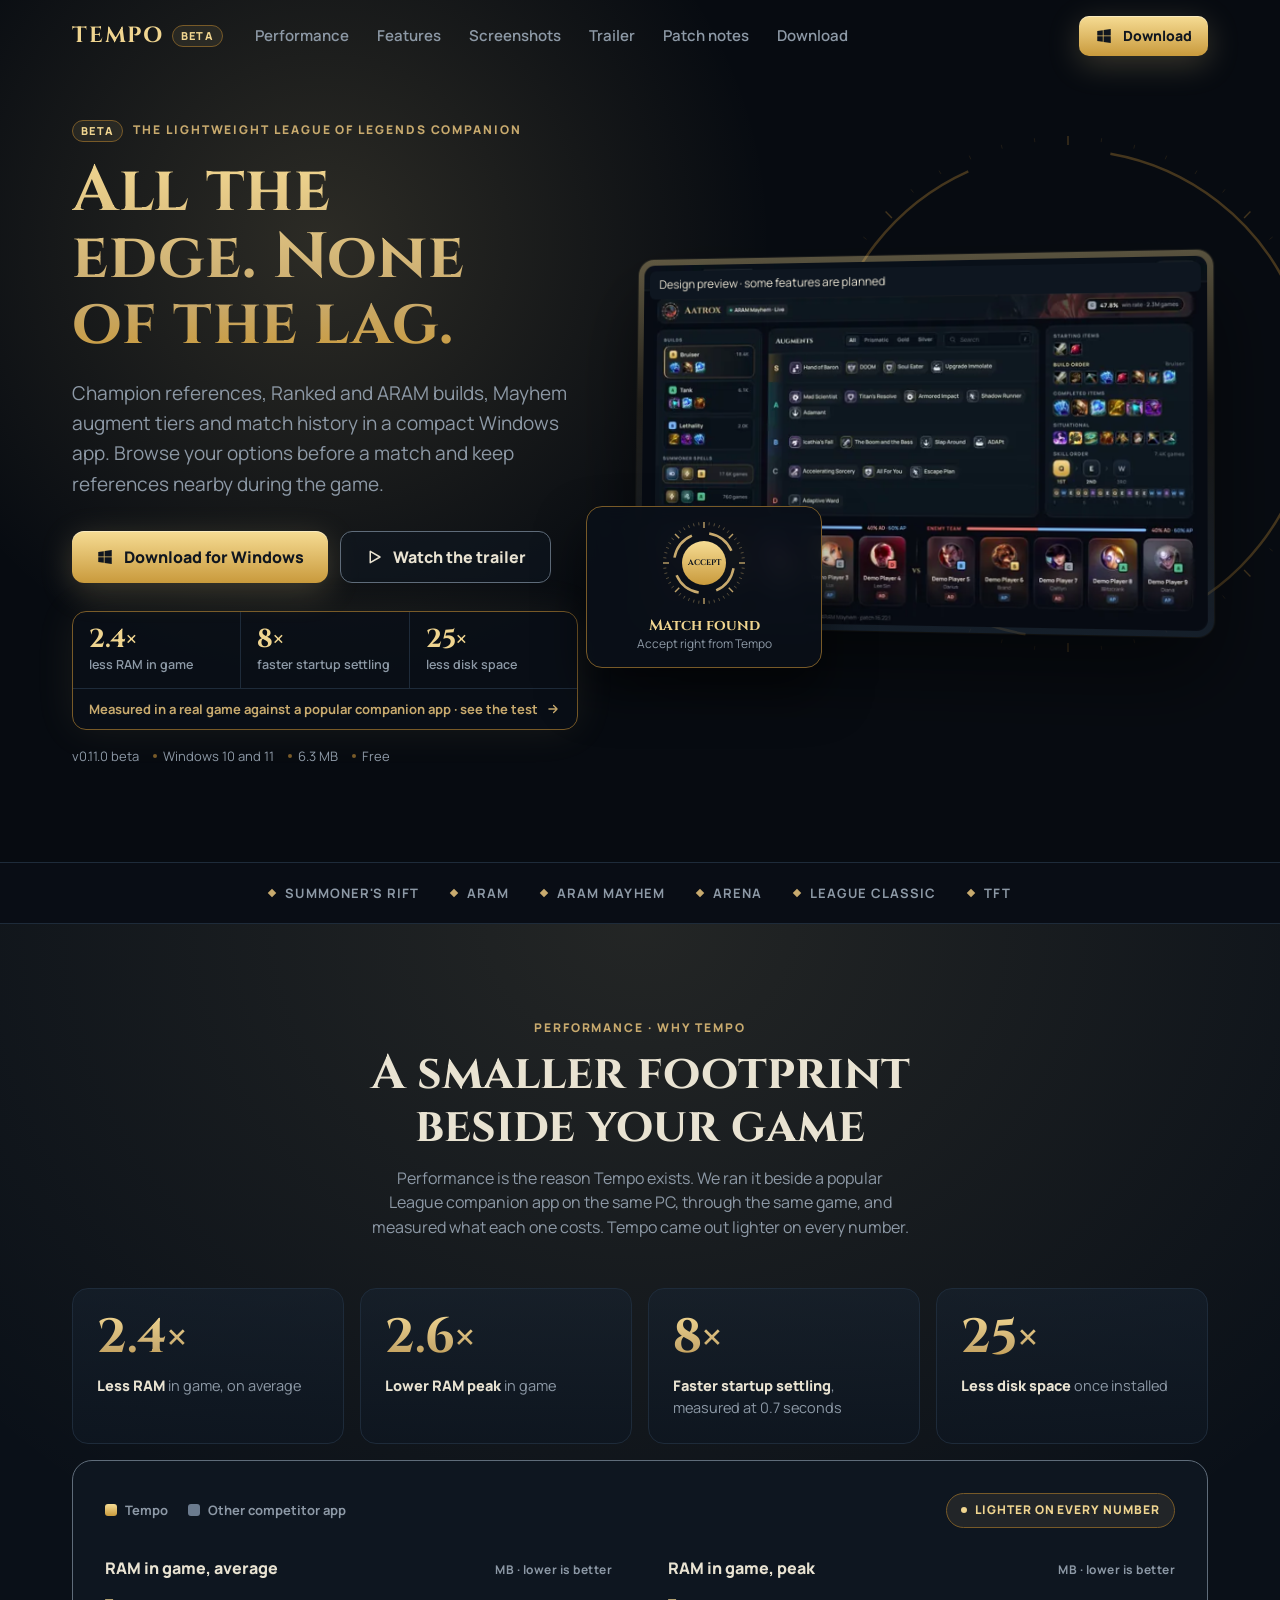
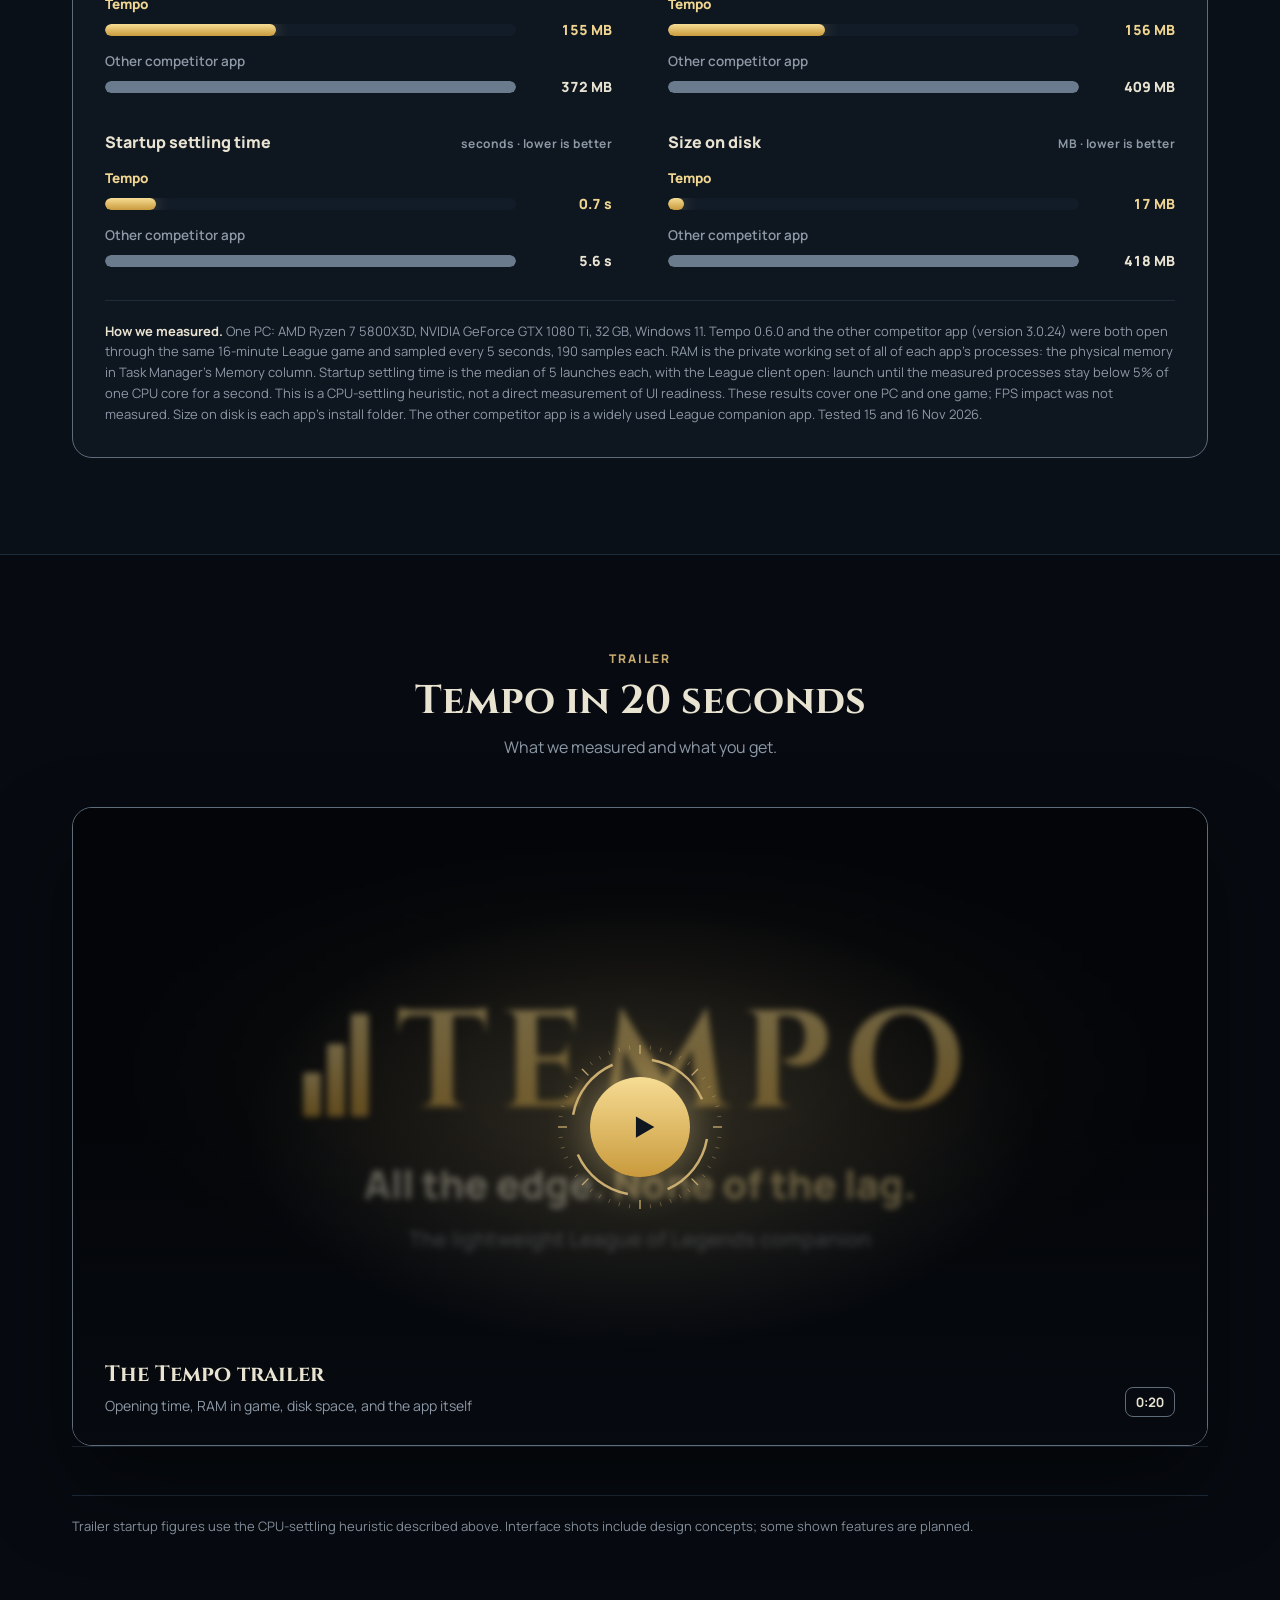
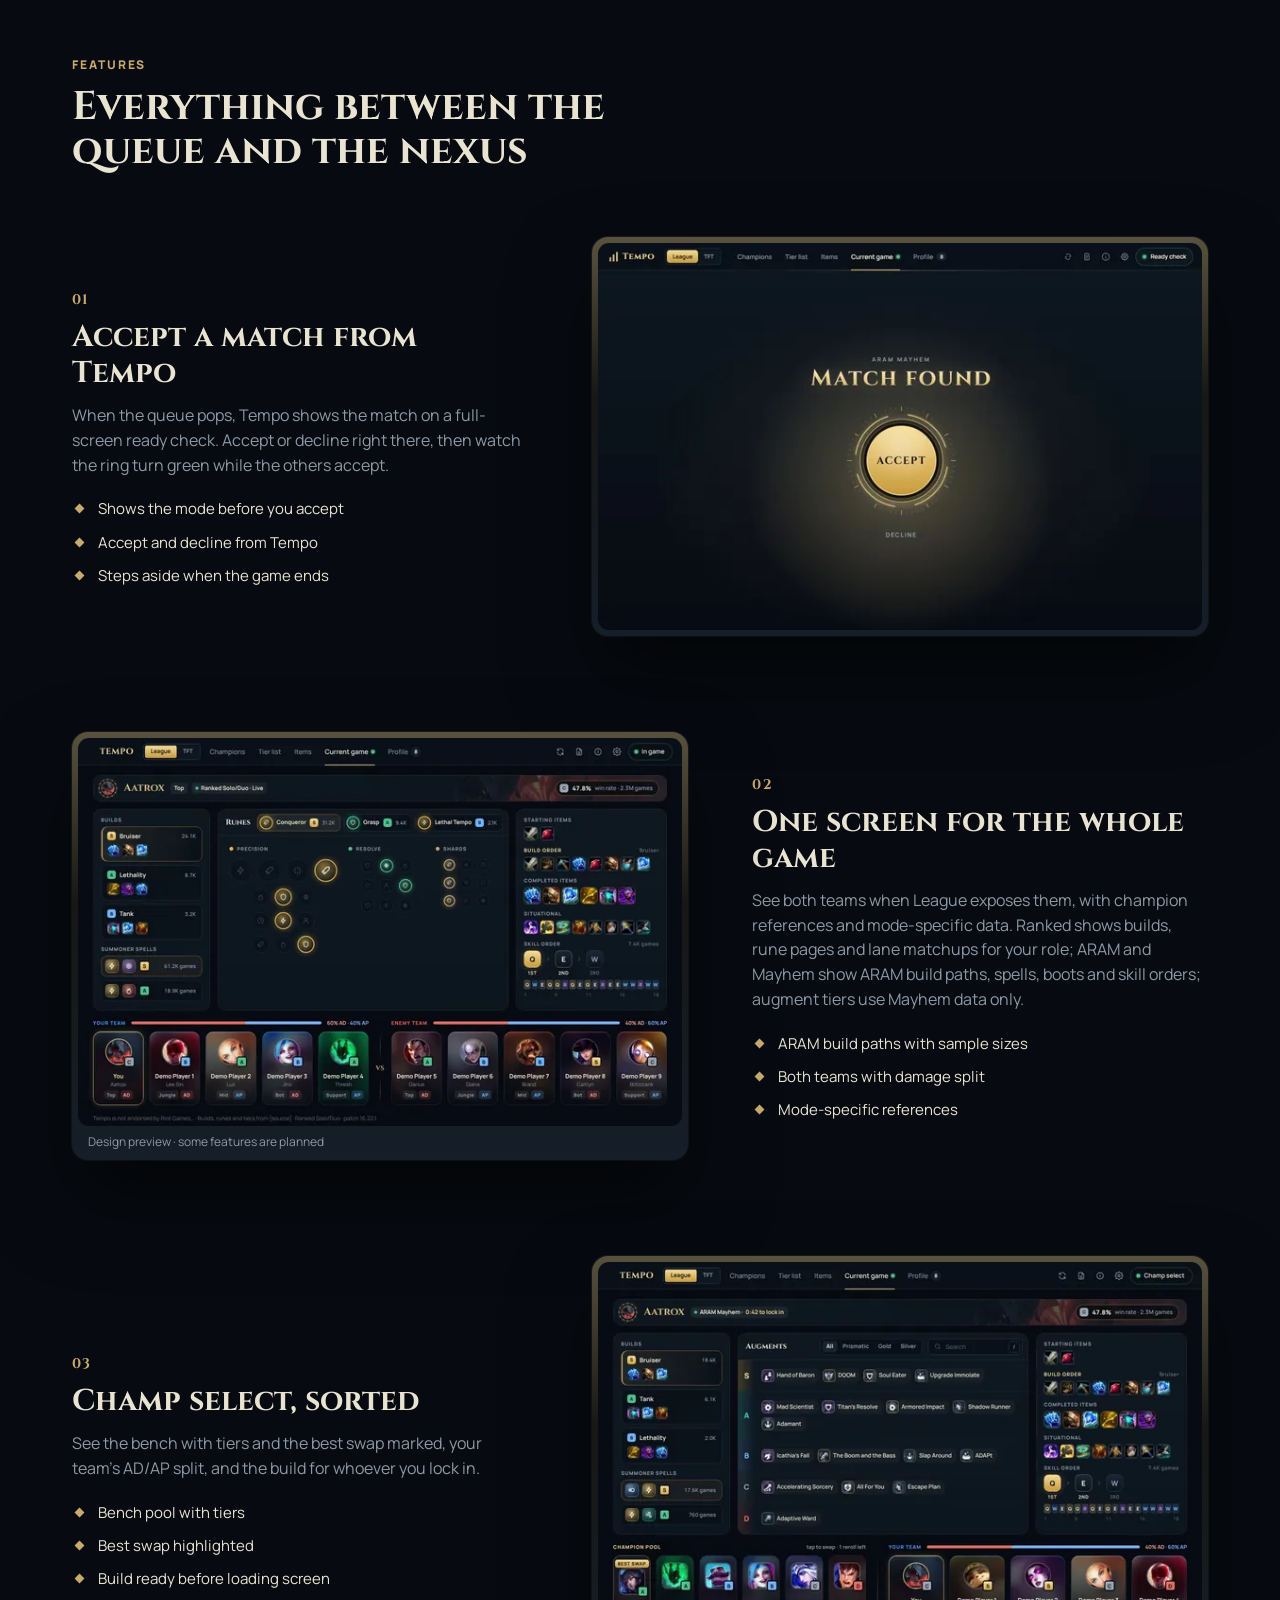
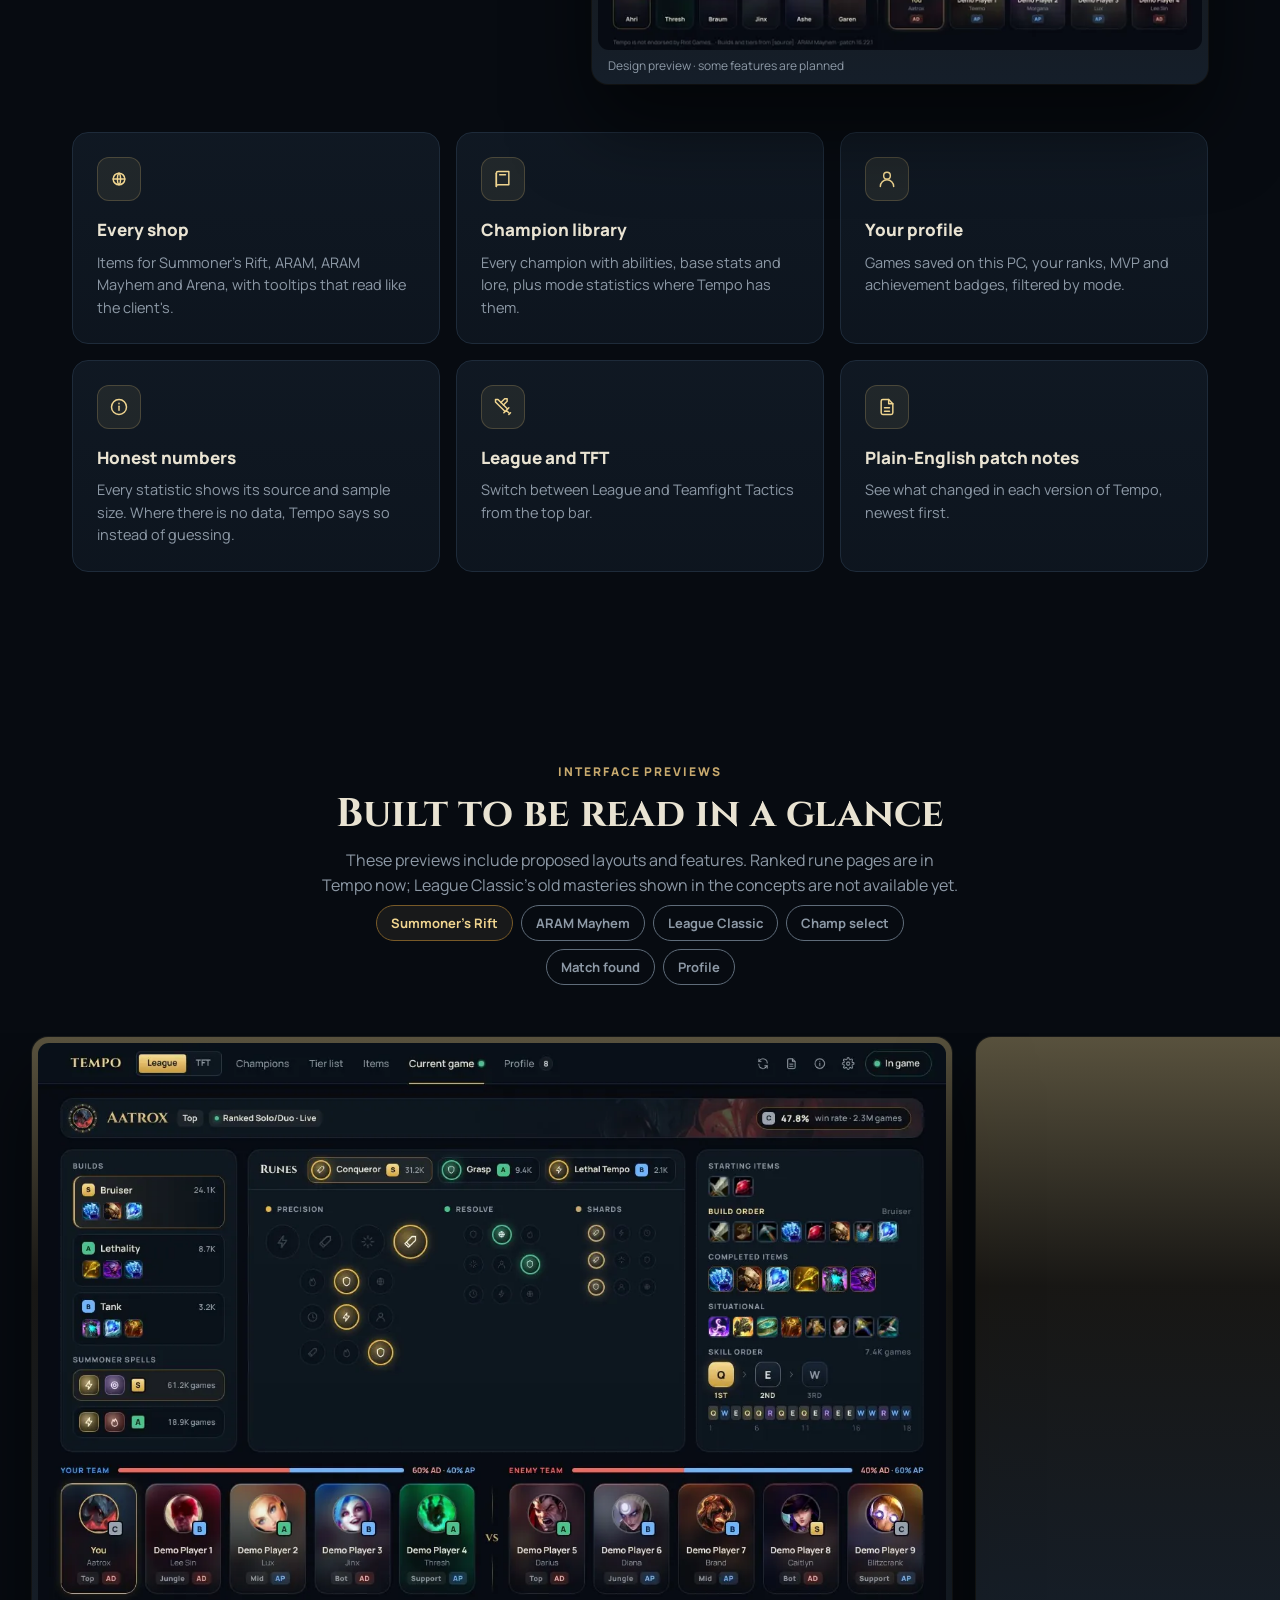
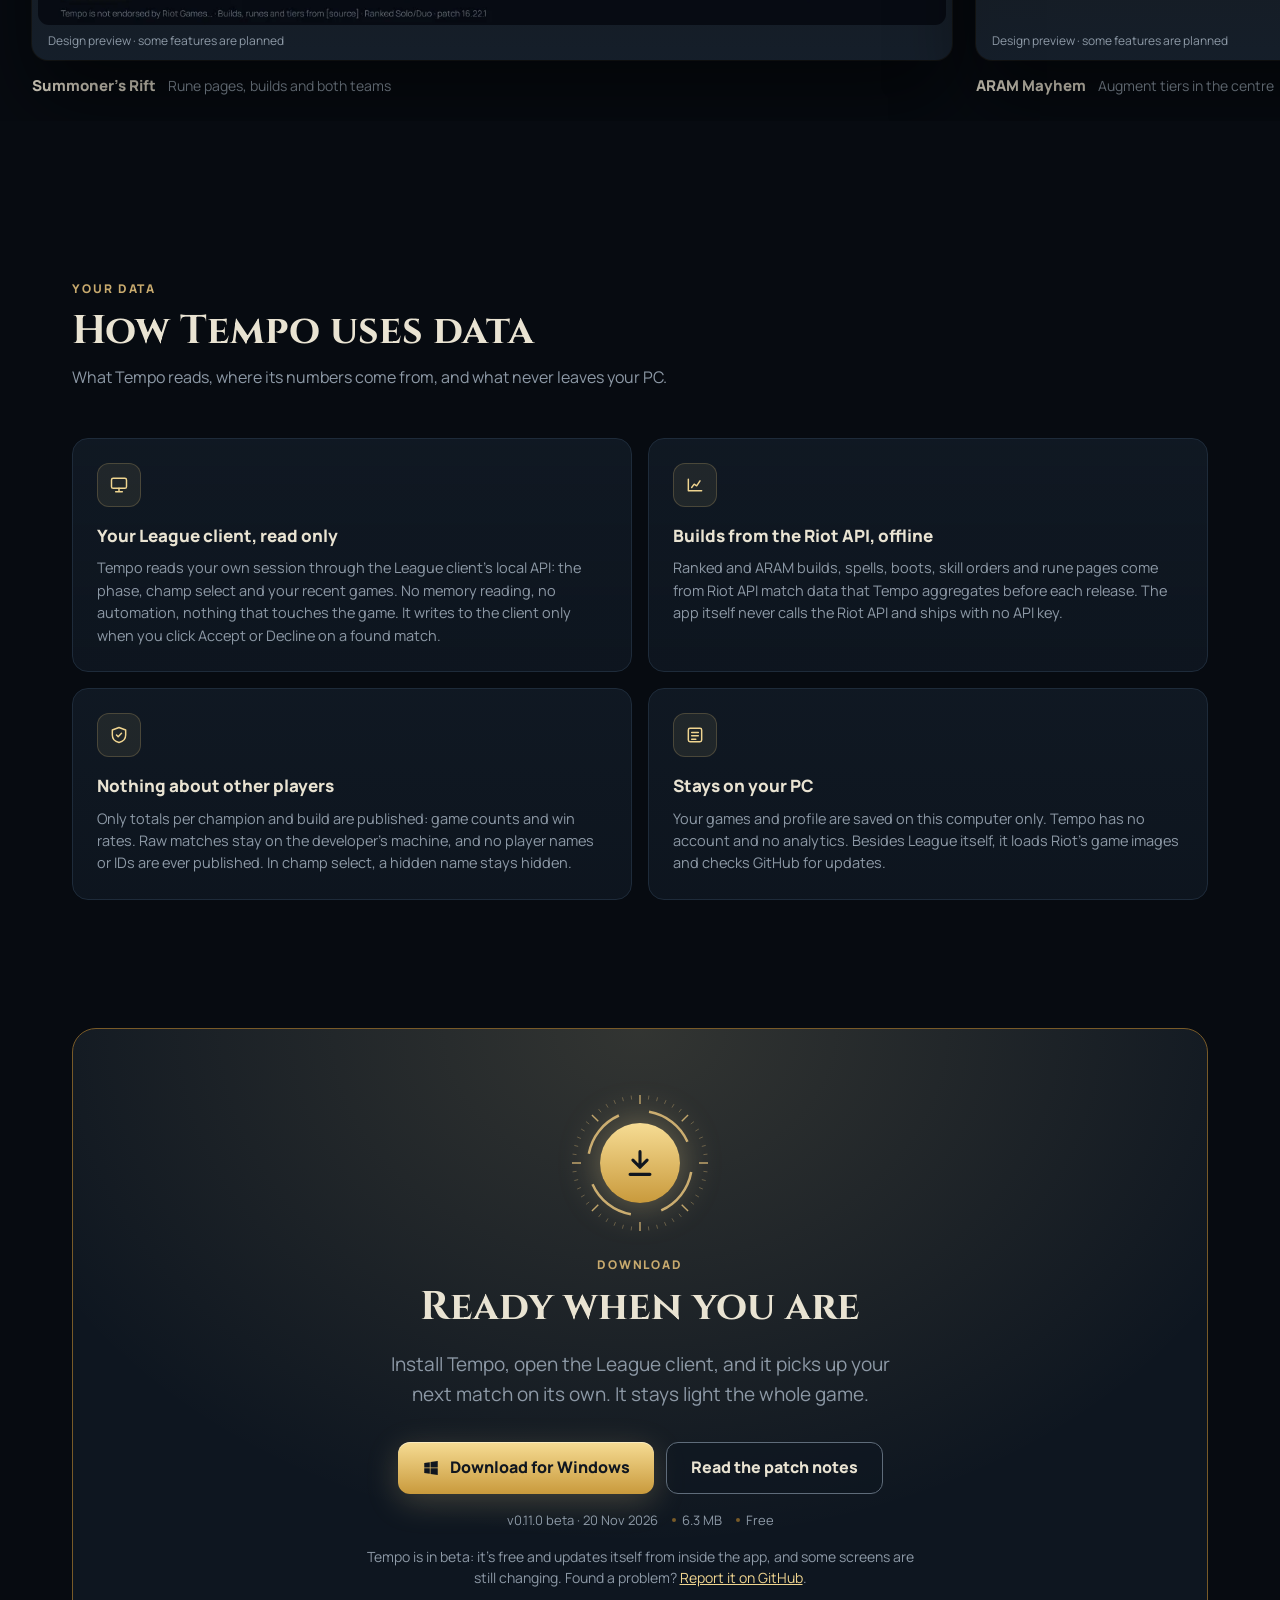
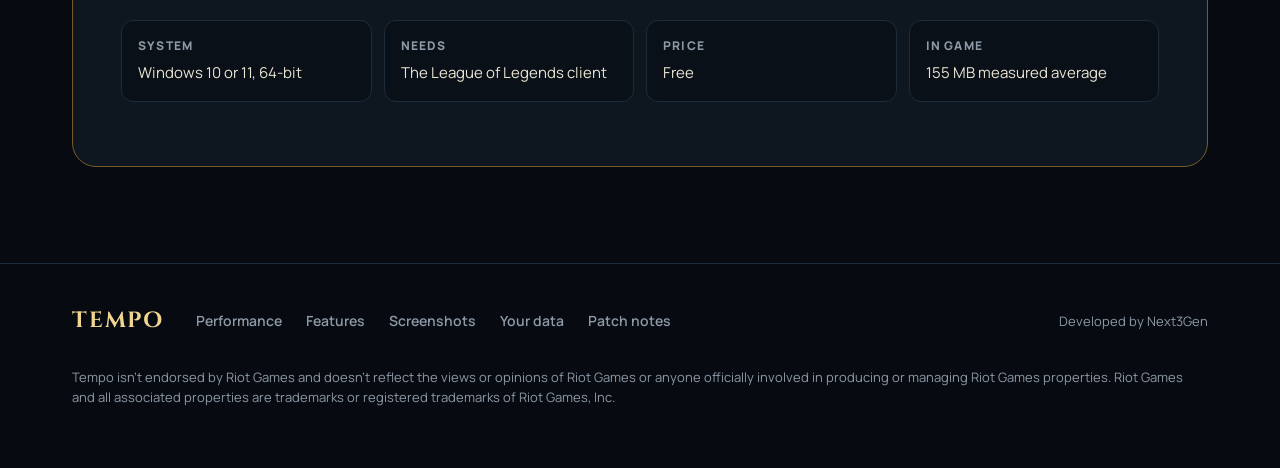
<file: index.html>
<!doctype html>
<html lang="en">
<head>
<meta charset="utf-8">
<meta name="viewport" content="width=device-width, initial-scale=1">
<title>Tempo · the lightweight League of Legends companion</title>
<meta name="description" content="Tempo is a free, lightweight League of Legends companion for Windows: champion references, Ranked and ARAM builds, Mayhem augment tiers and match history.">
<link rel="icon" href="img/icon.png">
<link rel="preload" href="fonts/manrope.woff2" as="font" type="font/woff2" crossorigin>
<link rel="preload" href="fonts/cinzel.woff2" as="font" type="font/woff2" crossorigin>
<link rel="stylesheet" href="style.css">
</head>
<body>
<a class="skip" href="#main">Skip to content</a>

<div class="lp-root"><div class="lp"><header class="wrap nav"><a class="brand" href="#top">TEMPO<span class="beta">Beta</span></a>
<nav class="nav-links" aria-label="Sections"><a href="#performance">Performance</a><a href="#features">Features</a><a href="#screens">Screenshots</a><a href="#trailer">Trailer</a><a href="patch-notes.html">Patch notes</a><a href="#download">Download</a></nav>
<a class="btn btn-gold btn-sm" href="#download"><svg viewBox="0 0 24 24" aria-hidden="true" fill="currentColor"><path d="M3 5.2 10.4 4.2v7.2H3zM11.4 4.05 21 2.7v8.7h-9.6zM3 12.4h7.4v7.3L3 18.7zM11.4 12.4H21v8.9l-9.6-1.35z"></path></svg>Download</a></header><main id="main" tabindex="-1"><section class="hero" id="top"><div class="wrap hero-grid">
<div><p class="eyebrow"><span class="beta">Beta</span>The lightweight League of Legends companion</p>
<h1 class="h1">All the edge. None of the lag.</h1>
<p class="lead">Champion references, Ranked and ARAM builds, Mayhem augment tiers and match history in a compact Windows app. Browse your options before a match and keep references nearby during the game.</p>
<div class="ctas"><a class="btn btn-gold " href="https://github.com/ivanhirskyy/tempo-releases/releases/download/v0.11.0/Tempo_0.11.0_x64-setup.exe"><svg viewBox="0 0 24 24" aria-hidden="true" fill="currentColor"><path d="M3 5.2 10.4 4.2v7.2H3zM11.4 4.05 21 2.7v8.7h-9.6zM3 12.4h7.4v7.3L3 18.7zM11.4 12.4H21v8.9l-9.6-1.35z"></path></svg>Download for Windows</a><a class="btn btn-ghost" href="#trailer"><svg viewBox="0 0 24 24" aria-hidden="true" fill="none" stroke="currentColor" stroke-width="2" stroke-linejoin="round"><path d="M7 4.5v15l13-7.5z"></path></svg>Watch the trailer</a></div>
<a class="proof" href="#performance"><span class="pi"><b>2.4×</b><small>less RAM in game</small></span><span class="pi"><b>8×</b><small>faster startup settling</small></span><span class="pi"><b>25×</b><small>less disk space</small></span><span class="pl">Measured in a real game against a popular companion app · see the test<svg viewBox="0 0 24 24" aria-hidden="true" fill="none" stroke="currentColor" stroke-width="2.2" stroke-linecap="round" stroke-linejoin="round"><path d="M5 12h14M13 6l6 6-6 6"></path></svg></span></a>
<div class="meta"><span>v0.11.0 beta</span><span>Windows 10 and 11</span><span>6.3 MB</span><span>Free</span></div>
<p class="phone-note">On your phone? Open this page on your Windows PC to install.</p></div>
<div class="hero-vis"><svg class="ring-bg" viewBox="0 0 520 520" width="520" height="520" aria-hidden="true" style="display:block"><line x1="260.00" y1="11.00" x2="260.00" y2="2.00" stroke="currentColor" stroke-opacity="0.95" stroke-width="1.4"></line><line x1="293.15" y1="8.17" x2="293.68" y2="4.21" stroke="currentColor" stroke-opacity="0.4" stroke-width="1"></line><line x1="325.74" y1="14.65" x2="326.78" y2="10.79" stroke="currentColor" stroke-opacity="0.4" stroke-width="1"></line><line x1="357.20" y1="25.33" x2="358.73" y2="21.64" stroke="currentColor" stroke-opacity="0.4" stroke-width="1"></line><line x1="387.00" y1="40.03" x2="389.00" y2="36.57" stroke="currentColor" stroke-opacity="0.4" stroke-width="1"></line><line x1="414.63" y1="58.49" x2="417.06" y2="55.31" stroke="currentColor" stroke-opacity="0.4" stroke-width="1"></line><line x1="436.07" y1="83.93" x2="442.43" y2="77.57" stroke="currentColor" stroke-opacity="0.95" stroke-width="1.4"></line><line x1="461.51" y1="105.37" x2="464.69" y2="102.94" stroke="currentColor" stroke-opacity="0.4" stroke-width="1"></line><line x1="479.97" y1="133.00" x2="483.43" y2="131.00" stroke="currentColor" stroke-opacity="0.4" stroke-width="1"></line><line x1="494.67" y1="162.80" x2="498.36" y2="161.27" stroke="currentColor" stroke-opacity="0.4" stroke-width="1"></line><line x1="505.35" y1="194.26" x2="509.21" y2="193.22" stroke="currentColor" stroke-opacity="0.4" stroke-width="1"></line><line x1="511.83" y1="226.85" x2="515.79" y2="226.32" stroke="currentColor" stroke-opacity="0.4" stroke-width="1"></line><line x1="509.00" y1="260.00" x2="518.00" y2="260.00" stroke="currentColor" stroke-opacity="0.95" stroke-width="1.4"></line><line x1="511.83" y1="293.15" x2="515.79" y2="293.68" stroke="currentColor" stroke-opacity="0.4" stroke-width="1"></line><line x1="505.35" y1="325.74" x2="509.21" y2="326.78" stroke="currentColor" stroke-opacity="0.4" stroke-width="1"></line><line x1="494.67" y1="357.20" x2="498.36" y2="358.73" stroke="currentColor" stroke-opacity="0.4" stroke-width="1"></line><line x1="479.97" y1="387.00" x2="483.43" y2="389.00" stroke="currentColor" stroke-opacity="0.4" stroke-width="1"></line><line x1="461.51" y1="414.63" x2="464.69" y2="417.06" stroke="currentColor" stroke-opacity="0.4" stroke-width="1"></line><line x1="436.07" y1="436.07" x2="442.43" y2="442.43" stroke="currentColor" stroke-opacity="0.95" stroke-width="1.4"></line><line x1="414.63" y1="461.51" x2="417.06" y2="464.69" stroke="currentColor" stroke-opacity="0.4" stroke-width="1"></line><line x1="387.00" y1="479.97" x2="389.00" y2="483.43" stroke="currentColor" stroke-opacity="0.4" stroke-width="1"></line><line x1="357.20" y1="494.67" x2="358.73" y2="498.36" stroke="currentColor" stroke-opacity="0.4" stroke-width="1"></line><line x1="325.74" y1="505.35" x2="326.78" y2="509.21" stroke="currentColor" stroke-opacity="0.4" stroke-width="1"></line><line x1="293.15" y1="511.83" x2="293.68" y2="515.79" stroke="currentColor" stroke-opacity="0.4" stroke-width="1"></line><line x1="260.00" y1="509.00" x2="260.00" y2="518.00" stroke="currentColor" stroke-opacity="0.95" stroke-width="1.4"></line><line x1="226.85" y1="511.83" x2="226.32" y2="515.79" stroke="currentColor" stroke-opacity="0.4" stroke-width="1"></line><line x1="194.26" y1="505.35" x2="193.22" y2="509.21" stroke="currentColor" stroke-opacity="0.4" stroke-width="1"></line><line x1="162.80" y1="494.67" x2="161.27" y2="498.36" stroke="currentColor" stroke-opacity="0.4" stroke-width="1"></line><line x1="133.00" y1="479.97" x2="131.00" y2="483.43" stroke="currentColor" stroke-opacity="0.4" stroke-width="1"></line><line x1="105.37" y1="461.51" x2="102.94" y2="464.69" stroke="currentColor" stroke-opacity="0.4" stroke-width="1"></line><line x1="83.93" y1="436.07" x2="77.57" y2="442.43" stroke="currentColor" stroke-opacity="0.95" stroke-width="1.4"></line><line x1="58.49" y1="414.63" x2="55.31" y2="417.06" stroke="currentColor" stroke-opacity="0.4" stroke-width="1"></line><line x1="40.03" y1="387.00" x2="36.57" y2="389.00" stroke="currentColor" stroke-opacity="0.4" stroke-width="1"></line><line x1="25.33" y1="357.20" x2="21.64" y2="358.73" stroke="currentColor" stroke-opacity="0.4" stroke-width="1"></line><line x1="14.65" y1="325.74" x2="10.79" y2="326.78" stroke="currentColor" stroke-opacity="0.4" stroke-width="1"></line><line x1="8.17" y1="293.15" x2="4.21" y2="293.68" stroke="currentColor" stroke-opacity="0.4" stroke-width="1"></line><line x1="11.00" y1="260.00" x2="2.00" y2="260.00" stroke="currentColor" stroke-opacity="0.95" stroke-width="1.4"></line><line x1="8.17" y1="226.85" x2="4.21" y2="226.32" stroke="currentColor" stroke-opacity="0.4" stroke-width="1"></line><line x1="14.65" y1="194.26" x2="10.79" y2="193.22" stroke="currentColor" stroke-opacity="0.4" stroke-width="1"></line><line x1="25.33" y1="162.80" x2="21.64" y2="161.27" stroke="currentColor" stroke-opacity="0.4" stroke-width="1"></line><line x1="40.03" y1="133.00" x2="36.57" y2="131.00" stroke="currentColor" stroke-opacity="0.4" stroke-width="1"></line><line x1="58.49" y1="105.37" x2="55.31" y2="102.94" stroke="currentColor" stroke-opacity="0.4" stroke-width="1"></line><line x1="83.93" y1="83.93" x2="77.57" y2="77.57" stroke="currentColor" stroke-opacity="0.95" stroke-width="1.4"></line><line x1="105.37" y1="58.49" x2="102.94" y2="55.31" stroke="currentColor" stroke-opacity="0.4" stroke-width="1"></line><line x1="133.00" y1="40.03" x2="131.00" y2="36.57" stroke="currentColor" stroke-opacity="0.4" stroke-width="1"></line><line x1="162.80" y1="25.33" x2="161.27" y2="21.64" stroke="currentColor" stroke-opacity="0.4" stroke-width="1"></line><line x1="194.26" y1="14.65" x2="193.22" y2="10.79" stroke="currentColor" stroke-opacity="0.4" stroke-width="1"></line><line x1="226.85" y1="8.17" x2="226.32" y2="4.21" stroke="currentColor" stroke-opacity="0.4" stroke-width="1"></line><circle cx="260.0" cy="260.0" r="244.0" fill="none" stroke="currentColor" stroke-width="2.5" stroke-dasharray="237.6 145.6" transform="rotate(-80 260.0 260.0)"></circle></svg><div class="shot-frame concept-frame"><picture><source type="image/webp" srcset="img/mayhem-640.webp 640w, img/mayhem-1280.webp 1280w" sizes="(max-width: 980px) 92vw, 640px"><img src="img/mayhem.jpg" alt="Design preview: Tempo during an ARAM Mayhem match: build, augment tiers and both teams" width="1280" height="820" fetchpriority="high"></picture></div>
<div class="pop" aria-hidden="true"><div class="ring-mini"><svg viewBox="0 0 84 84" width="84" height="84" aria-hidden="true" style="display:block"><line x1="42.00" y1="7.00" x2="42.00" y2="1.00" stroke="currentColor" stroke-opacity="0.95" stroke-width="1.4"></line><line x1="46.96" y1="4.33" x2="47.35" y2="1.35" stroke="currentColor" stroke-opacity="0.4" stroke-width="1"></line><line x1="51.84" y1="5.29" x2="52.61" y2="2.40" stroke="currentColor" stroke-opacity="0.4" stroke-width="1"></line><line x1="56.54" y1="6.89" x2="57.69" y2="4.12" stroke="currentColor" stroke-opacity="0.4" stroke-width="1"></line><line x1="61.00" y1="9.09" x2="62.50" y2="6.49" stroke="currentColor" stroke-opacity="0.4" stroke-width="1"></line><line x1="65.13" y1="11.85" x2="66.96" y2="9.47" stroke="currentColor" stroke-opacity="0.4" stroke-width="1"></line><line x1="66.75" y1="17.25" x2="70.99" y2="13.01" stroke="currentColor" stroke-opacity="0.95" stroke-width="1.4"></line><line x1="72.15" y1="18.87" x2="74.53" y2="17.04" stroke="currentColor" stroke-opacity="0.4" stroke-width="1"></line><line x1="74.91" y1="23.00" x2="77.51" y2="21.50" stroke="currentColor" stroke-opacity="0.4" stroke-width="1"></line><line x1="77.11" y1="27.46" x2="79.88" y2="26.31" stroke="currentColor" stroke-opacity="0.4" stroke-width="1"></line><line x1="78.71" y1="32.16" x2="81.60" y2="31.39" stroke="currentColor" stroke-opacity="0.4" stroke-width="1"></line><line x1="79.67" y1="37.04" x2="82.65" y2="36.65" stroke="currentColor" stroke-opacity="0.4" stroke-width="1"></line><line x1="77.00" y1="42.00" x2="83.00" y2="42.00" stroke="currentColor" stroke-opacity="0.95" stroke-width="1.4"></line><line x1="79.67" y1="46.96" x2="82.65" y2="47.35" stroke="currentColor" stroke-opacity="0.4" stroke-width="1"></line><line x1="78.71" y1="51.84" x2="81.60" y2="52.61" stroke="currentColor" stroke-opacity="0.4" stroke-width="1"></line><line x1="77.11" y1="56.54" x2="79.88" y2="57.69" stroke="currentColor" stroke-opacity="0.4" stroke-width="1"></line><line x1="74.91" y1="61.00" x2="77.51" y2="62.50" stroke="currentColor" stroke-opacity="0.4" stroke-width="1"></line><line x1="72.15" y1="65.13" x2="74.53" y2="66.96" stroke="currentColor" stroke-opacity="0.4" stroke-width="1"></line><line x1="66.75" y1="66.75" x2="70.99" y2="70.99" stroke="currentColor" stroke-opacity="0.95" stroke-width="1.4"></line><line x1="65.13" y1="72.15" x2="66.96" y2="74.53" stroke="currentColor" stroke-opacity="0.4" stroke-width="1"></line><line x1="61.00" y1="74.91" x2="62.50" y2="77.51" stroke="currentColor" stroke-opacity="0.4" stroke-width="1"></line><line x1="56.54" y1="77.11" x2="57.69" y2="79.88" stroke="currentColor" stroke-opacity="0.4" stroke-width="1"></line><line x1="51.84" y1="78.71" x2="52.61" y2="81.60" stroke="currentColor" stroke-opacity="0.4" stroke-width="1"></line><line x1="46.96" y1="79.67" x2="47.35" y2="82.65" stroke="currentColor" stroke-opacity="0.4" stroke-width="1"></line><line x1="42.00" y1="77.00" x2="42.00" y2="83.00" stroke="currentColor" stroke-opacity="0.95" stroke-width="1.4"></line><line x1="37.04" y1="79.67" x2="36.65" y2="82.65" stroke="currentColor" stroke-opacity="0.4" stroke-width="1"></line><line x1="32.16" y1="78.71" x2="31.39" y2="81.60" stroke="currentColor" stroke-opacity="0.4" stroke-width="1"></line><line x1="27.46" y1="77.11" x2="26.31" y2="79.88" stroke="currentColor" stroke-opacity="0.4" stroke-width="1"></line><line x1="23.00" y1="74.91" x2="21.50" y2="77.51" stroke="currentColor" stroke-opacity="0.4" stroke-width="1"></line><line x1="18.87" y1="72.15" x2="17.04" y2="74.53" stroke="currentColor" stroke-opacity="0.4" stroke-width="1"></line><line x1="17.25" y1="66.75" x2="13.01" y2="70.99" stroke="currentColor" stroke-opacity="0.95" stroke-width="1.4"></line><line x1="11.85" y1="65.13" x2="9.47" y2="66.96" stroke="currentColor" stroke-opacity="0.4" stroke-width="1"></line><line x1="9.09" y1="61.00" x2="6.49" y2="62.50" stroke="currentColor" stroke-opacity="0.4" stroke-width="1"></line><line x1="6.89" y1="56.54" x2="4.12" y2="57.69" stroke="currentColor" stroke-opacity="0.4" stroke-width="1"></line><line x1="5.29" y1="51.84" x2="2.40" y2="52.61" stroke="currentColor" stroke-opacity="0.4" stroke-width="1"></line><line x1="4.33" y1="46.96" x2="1.35" y2="47.35" stroke="currentColor" stroke-opacity="0.4" stroke-width="1"></line><line x1="7.00" y1="42.00" x2="1.00" y2="42.00" stroke="currentColor" stroke-opacity="0.95" stroke-width="1.4"></line><line x1="4.33" y1="37.04" x2="1.35" y2="36.65" stroke="currentColor" stroke-opacity="0.4" stroke-width="1"></line><line x1="5.29" y1="32.16" x2="2.40" y2="31.39" stroke="currentColor" stroke-opacity="0.4" stroke-width="1"></line><line x1="6.89" y1="27.46" x2="4.12" y2="26.31" stroke="currentColor" stroke-opacity="0.4" stroke-width="1"></line><line x1="9.09" y1="23.00" x2="6.49" y2="21.50" stroke="currentColor" stroke-opacity="0.4" stroke-width="1"></line><line x1="11.85" y1="18.87" x2="9.47" y2="17.04" stroke="currentColor" stroke-opacity="0.4" stroke-width="1"></line><line x1="17.25" y1="17.25" x2="13.01" y2="13.01" stroke="currentColor" stroke-opacity="0.95" stroke-width="1.4"></line><line x1="18.87" y1="11.85" x2="17.04" y2="9.47" stroke="currentColor" stroke-opacity="0.4" stroke-width="1"></line><line x1="23.00" y1="9.09" x2="21.50" y2="6.49" stroke="currentColor" stroke-opacity="0.4" stroke-width="1"></line><line x1="27.46" y1="6.89" x2="26.31" y2="4.12" stroke="currentColor" stroke-opacity="0.4" stroke-width="1"></line><line x1="32.16" y1="5.29" x2="31.39" y2="2.40" stroke="currentColor" stroke-opacity="0.4" stroke-width="1"></line><line x1="37.04" y1="4.33" x2="36.65" y2="1.35" stroke="currentColor" stroke-opacity="0.4" stroke-width="1"></line><circle cx="42.0" cy="42.0" r="30" fill="none" stroke="currentColor" stroke-width="2.5" stroke-dasharray="29.2 17.9" transform="rotate(-80 42.0 42.0)"></circle></svg><b>ACCEPT</b></div><p><strong>Match found</strong>Accept right from Tempo</p></div></div>
</div></section><div class="strip"><div class="wrap" role="list" aria-label="Works with"><span role="listitem"><i></i>Summoner's Rift</span><span role="listitem"><i></i>ARAM</span><span role="listitem"><i></i>ARAM Mayhem</span><span role="listitem"><i></i>Arena</span><span role="listitem"><i></i>League Classic</span><span role="listitem"><i></i>TFT</span></div></div><section class="section perf-band" id="performance"><div class="wrap">
<div class="sec-head center"><p class="eyebrow">Performance · why Tempo</p><h2 class="h2">A smaller footprint beside your game</h2><p class="body">Performance is the reason Tempo exists. We ran it beside a popular League companion app on the same PC, through the same game, and measured what each one costs. Tempo came out lighter on every number.</p></div>
<div class="perf-tiles"><div class="ptile"><span class="big">2.4×</span><p><b>Less RAM</b> in game, on average</p></div><div class="ptile"><span class="big">2.6×</span><p><b>Lower RAM peak</b> in game</p></div><div class="ptile"><span class="big">8×</span><p><b>Faster startup settling</b>, measured at 0.7 seconds</p></div><div class="ptile"><span class="big">25×</span><p><b>Less disk space</b> once installed</p></div></div>
<div class="pcard"><div class="pcard-head"><div class="pkey"><span><i class="t"></i>Tempo</span><span><i class="a"></i>Other competitor app</span></div><span class="verdict">Lighter on every number</span></div>
<div class="pgrid">
<div class="pmetric"><h3>RAM in game, average <small>MB · lower is better</small></h3><div class="prows"><div class="prow t"><span class="n">Tempo</span><div class="ptrack "><div class="pfill" style="width: 41.7%"></div></div><span class="v">155 MB</span></div><div class="prow a"><span class="n">Other competitor app</span><div class="ptrack "><div class="pfill" style="width: 100.0%"></div></div><span class="v">372 MB</span></div></div></div>
<div class="pmetric"><h3>RAM in game, peak <small>MB · lower is better</small></h3><div class="prows"><div class="prow t"><span class="n">Tempo</span><div class="ptrack "><div class="pfill" style="width: 38.1%"></div></div><span class="v">156 MB</span></div><div class="prow a"><span class="n">Other competitor app</span><div class="ptrack "><div class="pfill" style="width: 100.0%"></div></div><span class="v">409 MB</span></div></div></div>
<div class="pmetric"><h3>Startup settling time <small>seconds · lower is better</small></h3><div class="prows"><div class="prow t"><span class="n">Tempo</span><div class="ptrack "><div class="pfill" style="width: 12.4%"></div></div><span class="v">0.7 s</span></div><div class="prow a"><span class="n">Other competitor app</span><div class="ptrack "><div class="pfill" style="width: 100.0%"></div></div><span class="v">5.6 s</span></div></div></div>
<div class="pmetric"><h3>Size on disk <small>MB · lower is better</small></h3><div class="prows"><div class="prow t"><span class="n">Tempo</span><div class="ptrack "><div class="pfill" style="width: 4.0%"></div></div><span class="v">17 MB</span></div><div class="prow a"><span class="n">Other competitor app</span><div class="ptrack "><div class="pfill" style="width: 100.0%"></div></div><span class="v">418 MB</span></div></div></div>
</div>
<p class="pnote"><b>How we measured.</b> One PC: AMD Ryzen 7 5800X3D, NVIDIA GeForce GTX 1080 Ti, 32 GB, Windows 11. Tempo 0.6.0 and the other competitor app (version 3.0.24) were both open through the same 16-minute League game and sampled every 5 seconds, 190 samples each. RAM is the private working set of all of each app’s processes: the physical memory in Task Manager’s Memory column. Startup settling time is the median of 5 launches each, with the League client open: launch until the measured processes stay below 5% of one CPU core for a second. This is a CPU-settling heuristic, not a direct measurement of UI readiness. These results cover one PC and one game; FPS impact was not measured. Size on disk is each app’s install folder. The other competitor app is a widely used League companion app. Tested 15 and 16 Nov 2026.</p></div>
</div></section><section class="section" id="trailer"><div class="wrap">
<div class="sec-head center"><p class="eyebrow">Trailer</p><h2 class="h2">Tempo in 20 seconds</h2><p class="body">What we measured and what you get.</p></div>
<div class="trailer"><video src="media/tempo-trailer.mp4" poster="img/trailer-poster.jpg" preload="none" playsinline hidden></video><div class="vbar" hidden><button class="vbtn vplay" type="button" aria-label="Pause"><svg class="i-play" viewBox="0 0 24 24" aria-hidden="true"><path d="M7 4.5v15l13-7.5z" fill="currentColor"/></svg><svg class="i-pause" viewBox="0 0 24 24" aria-hidden="true"><path d="M6.5 4.5h4v15h-4zM13.5 4.5h4v15h-4z" fill="currentColor"/></svg></button><span class="vtime" aria-hidden="true"><b>0:00</b> / 0:20</span><input class="vseek" type="range" min="0" max="20" step="0.01" value="0" aria-label="Seek in the trailer"><button class="vbtn vmute" type="button" aria-label="Mute"><svg class="i-sound" viewBox="0 0 24 24" aria-hidden="true"><path d="M4 9.5v5h3.5l5 4v-13l-5 4z" fill="currentColor"/><path d="M16 8.5a5 5 0 0 1 0 7M18.5 6a8.5 8.5 0 0 1 0 12" fill="none" stroke="currentColor" stroke-width="1.8" stroke-linecap="round"/></svg><svg class="i-muted" viewBox="0 0 24 24" aria-hidden="true"><path d="M4 9.5v5h3.5l5 4v-13l-5 4z" fill="currentColor"/><path d="M16.5 9.5l5 5M21.5 9.5l-5 5" fill="none" stroke="currentColor" stroke-width="1.8" stroke-linecap="round"/></svg></button><button class="vbtn vfull" type="button" aria-label="Full screen"><svg class="" viewBox="0 0 24 24" aria-hidden="true"><path d="M4 9V4h5M15 4h5v5M20 15v5h-5M9 20H4v-5" fill="none" stroke="currentColor" stroke-width="1.8" stroke-linecap="round" stroke-linejoin="round"/></svg></button></div><picture><source type="image/webp" srcset="img/trailer-poster-960.webp 960w, img/trailer-poster-1920.webp 1920w" sizes="(max-width: 1200px) 100vw, 1140px"><img src="img/trailer-poster.jpg" alt="" width="1920" height="1080" loading="lazy" decoding="async"></picture><div class="veil"></div>
<button class="play" aria-label="Play the Tempo trailer"><svg class="ticks" viewBox="0 0 168 168" width="168" height="168" aria-hidden="true" style="display:block"><line x1="84.00" y1="11.00" x2="84.00" y2="2.00" stroke="currentColor" stroke-opacity="0.95" stroke-width="1.4"></line><line x1="94.18" y1="6.67" x2="94.70" y2="2.70" stroke="currentColor" stroke-opacity="0.4" stroke-width="1"></line><line x1="104.19" y1="8.66" x2="105.22" y2="4.79" stroke="currentColor" stroke-opacity="0.4" stroke-width="1"></line><line x1="113.85" y1="11.94" x2="115.38" y2="8.24" stroke="currentColor" stroke-opacity="0.4" stroke-width="1"></line><line x1="123.00" y1="16.45" x2="125.00" y2="12.99" stroke="currentColor" stroke-opacity="0.4" stroke-width="1"></line><line x1="131.48" y1="22.12" x2="133.92" y2="18.95" stroke="currentColor" stroke-opacity="0.4" stroke-width="1"></line><line x1="135.62" y1="32.38" x2="141.98" y2="26.02" stroke="currentColor" stroke-opacity="0.95" stroke-width="1.4"></line><line x1="145.88" y1="36.52" x2="149.05" y2="34.08" stroke="currentColor" stroke-opacity="0.4" stroke-width="1"></line><line x1="151.55" y1="45.00" x2="155.01" y2="43.00" stroke="currentColor" stroke-opacity="0.4" stroke-width="1"></line><line x1="156.06" y1="54.15" x2="159.76" y2="52.62" stroke="currentColor" stroke-opacity="0.4" stroke-width="1"></line><line x1="159.34" y1="63.81" x2="163.21" y2="62.78" stroke="currentColor" stroke-opacity="0.4" stroke-width="1"></line><line x1="161.33" y1="73.82" x2="165.30" y2="73.30" stroke="currentColor" stroke-opacity="0.4" stroke-width="1"></line><line x1="157.00" y1="84.00" x2="166.00" y2="84.00" stroke="currentColor" stroke-opacity="0.95" stroke-width="1.4"></line><line x1="161.33" y1="94.18" x2="165.30" y2="94.70" stroke="currentColor" stroke-opacity="0.4" stroke-width="1"></line><line x1="159.34" y1="104.19" x2="163.21" y2="105.22" stroke="currentColor" stroke-opacity="0.4" stroke-width="1"></line><line x1="156.06" y1="113.85" x2="159.76" y2="115.38" stroke="currentColor" stroke-opacity="0.4" stroke-width="1"></line><line x1="151.55" y1="123.00" x2="155.01" y2="125.00" stroke="currentColor" stroke-opacity="0.4" stroke-width="1"></line><line x1="145.88" y1="131.48" x2="149.05" y2="133.92" stroke="currentColor" stroke-opacity="0.4" stroke-width="1"></line><line x1="135.62" y1="135.62" x2="141.98" y2="141.98" stroke="currentColor" stroke-opacity="0.95" stroke-width="1.4"></line><line x1="131.48" y1="145.88" x2="133.92" y2="149.05" stroke="currentColor" stroke-opacity="0.4" stroke-width="1"></line><line x1="123.00" y1="151.55" x2="125.00" y2="155.01" stroke="currentColor" stroke-opacity="0.4" stroke-width="1"></line><line x1="113.85" y1="156.06" x2="115.38" y2="159.76" stroke="currentColor" stroke-opacity="0.4" stroke-width="1"></line><line x1="104.19" y1="159.34" x2="105.22" y2="163.21" stroke="currentColor" stroke-opacity="0.4" stroke-width="1"></line><line x1="94.18" y1="161.33" x2="94.70" y2="165.30" stroke="currentColor" stroke-opacity="0.4" stroke-width="1"></line><line x1="84.00" y1="157.00" x2="84.00" y2="166.00" stroke="currentColor" stroke-opacity="0.95" stroke-width="1.4"></line><line x1="73.82" y1="161.33" x2="73.30" y2="165.30" stroke="currentColor" stroke-opacity="0.4" stroke-width="1"></line><line x1="63.81" y1="159.34" x2="62.78" y2="163.21" stroke="currentColor" stroke-opacity="0.4" stroke-width="1"></line><line x1="54.15" y1="156.06" x2="52.62" y2="159.76" stroke="currentColor" stroke-opacity="0.4" stroke-width="1"></line><line x1="45.00" y1="151.55" x2="43.00" y2="155.01" stroke="currentColor" stroke-opacity="0.4" stroke-width="1"></line><line x1="36.52" y1="145.88" x2="34.08" y2="149.05" stroke="currentColor" stroke-opacity="0.4" stroke-width="1"></line><line x1="32.38" y1="135.62" x2="26.02" y2="141.98" stroke="currentColor" stroke-opacity="0.95" stroke-width="1.4"></line><line x1="22.12" y1="131.48" x2="18.95" y2="133.92" stroke="currentColor" stroke-opacity="0.4" stroke-width="1"></line><line x1="16.45" y1="123.00" x2="12.99" y2="125.00" stroke="currentColor" stroke-opacity="0.4" stroke-width="1"></line><line x1="11.94" y1="113.85" x2="8.24" y2="115.38" stroke="currentColor" stroke-opacity="0.4" stroke-width="1"></line><line x1="8.66" y1="104.19" x2="4.79" y2="105.22" stroke="currentColor" stroke-opacity="0.4" stroke-width="1"></line><line x1="6.67" y1="94.18" x2="2.70" y2="94.70" stroke="currentColor" stroke-opacity="0.4" stroke-width="1"></line><line x1="11.00" y1="84.00" x2="2.00" y2="84.00" stroke="currentColor" stroke-opacity="0.95" stroke-width="1.4"></line><line x1="6.67" y1="73.82" x2="2.70" y2="73.30" stroke="currentColor" stroke-opacity="0.4" stroke-width="1"></line><line x1="8.66" y1="63.81" x2="4.79" y2="62.78" stroke="currentColor" stroke-opacity="0.4" stroke-width="1"></line><line x1="11.94" y1="54.15" x2="8.24" y2="52.62" stroke="currentColor" stroke-opacity="0.4" stroke-width="1"></line><line x1="16.45" y1="45.00" x2="12.99" y2="43.00" stroke="currentColor" stroke-opacity="0.4" stroke-width="1"></line><line x1="22.12" y1="36.52" x2="18.95" y2="34.08" stroke="currentColor" stroke-opacity="0.4" stroke-width="1"></line><line x1="32.38" y1="32.38" x2="26.02" y2="26.02" stroke="currentColor" stroke-opacity="0.95" stroke-width="1.4"></line><line x1="36.52" y1="22.12" x2="34.08" y2="18.95" stroke="currentColor" stroke-opacity="0.4" stroke-width="1"></line><line x1="45.00" y1="16.45" x2="43.00" y2="12.99" stroke="currentColor" stroke-opacity="0.4" stroke-width="1"></line><line x1="54.15" y1="11.94" x2="52.62" y2="8.24" stroke="currentColor" stroke-opacity="0.4" stroke-width="1"></line><line x1="63.81" y1="8.66" x2="62.78" y2="4.79" stroke="currentColor" stroke-opacity="0.4" stroke-width="1"></line><line x1="73.82" y1="6.67" x2="73.30" y2="2.70" stroke="currentColor" stroke-opacity="0.4" stroke-width="1"></line><circle cx="84.0" cy="84.0" r="68.0" fill="none" stroke="currentColor" stroke-width="2.5" stroke-dasharray="66.2 40.6" transform="rotate(-80 84.0 84.0)"></circle></svg><span class="disc"><svg viewBox="0 0 24 24" aria-hidden="true"><path d="M7 4.5v15l13-7.5z"></path></svg></span></button>
<div class="cap"><div><b>The Tempo trailer</b><br><span>Opening time, RAM in game, disk space, and the app itself</span></div><span class="len">0:20</span></div></div>
<p class="pnote vstatus" role="status"></p><p class="pnote">Trailer startup figures use the CPU-settling heuristic described above. Interface shots include design concepts; some shown features are planned.</p></div></section><section class="section" id="features" style="padding-top:24px"><div class="wrap">
<div class="sec-head"><p class="eyebrow">Features</p><h2 class="h2">Everything between the queue and the nexus</h2></div>
<div class="frows"><div class="frow"><div class="ftext"><span class="num">01</span><h3 class="h3" style="margin-top:8px;font-size:30px">Accept a match from Tempo</h3><p class="body">When the queue pops, Tempo shows the match on a full-screen ready check. Accept or decline right there, then watch the ring turn green while the others accept.</p>
<ul class="ticks-list"><li>Shows the mode before you accept</li><li>Accept and decline from Tempo</li><li>Steps aside when the game ends</li></ul></div><div class="shot-frame"><picture><source type="image/webp" srcset="img/match-found-640.webp 640w, img/match-found-1280.webp 1280w" sizes="(max-width: 980px) 92vw, 640px"><img src="img/match-found.jpg" alt="The Match found screen with the Accept ring" width="1280" height="820" loading="lazy" decoding="async"></picture></div></div><div class="frow flip"><div class="ftext"><span class="num">02</span><h3 class="h3" style="margin-top:8px;font-size:30px">One screen for the whole game</h3><p class="body">See both teams when League exposes them, with champion references and mode-specific data. Ranked shows builds, rune pages and lane matchups for your role; ARAM and Mayhem show ARAM build paths, spells, boots and skill orders; augment tiers use Mayhem data only.</p>
<ul class="ticks-list"><li>ARAM build paths with sample sizes</li><li>Both teams with damage split</li><li>Mode-specific references</li></ul></div><div class="shot-frame concept-frame"><picture><source type="image/webp" srcset="img/rift-640.webp 640w, img/rift-1280.webp 1280w" sizes="(max-width: 980px) 92vw, 640px"><img src="img/rift.jpg" alt="Design preview: Tempo in a Summoner's Rift game with rune pages" width="1280" height="820" loading="lazy" decoding="async"></picture></div></div><div class="frow"><div class="ftext"><span class="num">03</span><h3 class="h3" style="margin-top:8px;font-size:30px">Champ select, sorted</h3><p class="body">See the bench with tiers and the best swap marked, your team's AD/AP split, and the build for whoever you lock in.</p>
<ul class="ticks-list"><li>Bench pool with tiers</li><li>Best swap highlighted</li><li>Build ready before loading screen</li></ul></div><div class="shot-frame concept-frame"><picture><source type="image/webp" srcset="img/champ-select-640.webp 640w, img/champ-select-1280.webp 1280w" sizes="(max-width: 980px) 92vw, 640px"><img src="img/champ-select.jpg" alt="Design preview: Champ select with the champion pool and your team" width="1280" height="820" loading="lazy" decoding="async"></picture></div></div></div><div class="fgrid"><article class="fcard"><span class="ic"><svg class="t-ico" viewBox="0 0 24 24" aria-hidden="true"><circle cx="12" cy="12" r="7"></circle><path d="M5 12h14M12 5c2.5 2 2.5 12 0 14M12 5c-2.5 2-2.5 12 0 14"></path></svg></span><h3>Every shop</h3><p>Items for Summoner's Rift, ARAM, ARAM Mayhem and Arena, with tooltips that read like the client's.</p></article><article class="fcard"><span class="ic"><svg class="t-ico" viewBox="0 0 24 24" aria-hidden="true"><path d="M4 5a2 2 0 0 1 2-2h13v16H6a2 2 0 0 0-2 2z"></path><path d="M4 21V5"></path><path d="M8 7h7"></path></svg></span><h3>Champion library</h3><p>Every champion with abilities, base stats and lore, plus mode statistics where Tempo has them.</p></article><article class="fcard"><span class="ic"><svg class="t-ico" viewBox="0 0 24 24" aria-hidden="true"><circle cx="12" cy="8" r="4"></circle><path d="M4 21a8 8 0 0 1 16 0"></path></svg></span><h3>Your profile</h3><p>Games saved on this PC, your ranks, MVP and achievement badges, filtered by mode.</p></article><article class="fcard"><span class="ic"><svg class="t-ico" viewBox="0 0 24 24" aria-hidden="true"><circle cx="12" cy="12" r="9"></circle><path d="M12 11v5"></path><path d="M12 7.5v.5"></path></svg></span><h3>Honest numbers</h3><p>Every statistic shows its source and sample size. Where there is no data, Tempo says so instead of guessing.</p></article><article class="fcard"><span class="ic"><svg class="t-ico" viewBox="0 0 24 24" aria-hidden="true"><path d="M14.5 17.5 3 6V3h3l11.5 11.5"></path><path d="M13 19l6-6M16 16l4 4M19 21l2-2"></path><path d="M9.5 6.5 14 2h3v3l-4.5 4.5"></path></svg></span><h3>League and TFT</h3><p>Switch between League and Teamfight Tactics from the top bar.</p></article><article class="fcard"><span class="ic"><svg class="t-ico" viewBox="0 0 24 24" aria-hidden="true"><path d="M14 3H7a2 2 0 0 0-2 2v14a2 2 0 0 0 2 2h10a2 2 0 0 0 2-2V8z"></path><path d="M14 3v5h5"></path><path d="M9 13h6M9 17h6"></path></svg></span><h3>Plain-English patch notes</h3><p>See what changed in each version of Tempo, newest first.</p></article></div></div></section><section class="section" id="screens" style="padding-bottom:64px"><div class="wrap"><div class="sec-head center"><p class="eyebrow">Interface previews</p><h2 class="h2">Built to be read in a glance</h2><p class="body">These previews include proposed layouts and features. Ranked rune pages are in Tempo now; League Classic's old masteries shown in the concepts are not available yet.</p><nav class="thumbs" aria-label="Screenshots"><a href="#g-rift" class="on" aria-current="true">Summoner's Rift</a><a href="#g-mayhem" class="">ARAM Mayhem</a><a href="#g-classic" class="">League Classic</a><a href="#g-cs" class="">Champ select</a><a href="#g-ready" class="">Match found</a><a href="#g-profile" class="">Profile</a></nav></div></div><div class="gal" role="region" aria-label="Interface previews" tabindex="0"><figure id="g-rift"><div class="shot-frame concept-frame"><picture><source type="image/webp" srcset="img/rift-640.webp 640w, img/rift-1280.webp 1280w" sizes="(max-width: 600px) 88vw, min(78vw, 920px)"><img src="img/rift.jpg" alt="" width="1280" height="820" loading="lazy" decoding="async"></picture></div><figcaption><b>Summoner's Rift</b><span>Rune pages, builds and both teams</span></figcaption></figure><figure id="g-mayhem"><div class="shot-frame concept-frame"><picture><source type="image/webp" srcset="img/mayhem-640.webp 640w, img/mayhem-1280.webp 1280w" sizes="(max-width: 600px) 88vw, min(78vw, 920px)"><img src="img/mayhem.jpg" alt="" width="1280" height="820" loading="lazy" decoding="async"></picture></div><figcaption><b>ARAM Mayhem</b><span>Augment tiers in the centre</span></figcaption></figure><figure id="g-classic"><div class="shot-frame concept-frame"><picture><source type="image/webp" srcset="img/classic-640.webp 640w, img/classic-1280.webp 1280w" sizes="(max-width: 600px) 88vw, min(78vw, 920px)"><img src="img/classic.jpg" alt="" width="1280" height="820" loading="lazy" decoding="async"></picture></div><figcaption><b>League Classic</b><span>Old runes and masteries</span></figcaption></figure><figure id="g-cs"><div class="shot-frame concept-frame"><picture><source type="image/webp" srcset="img/champ-select-640.webp 640w, img/champ-select-1280.webp 1280w" sizes="(max-width: 600px) 88vw, min(78vw, 920px)"><img src="img/champ-select.jpg" alt="" width="1280" height="820" loading="lazy" decoding="async"></picture></div><figcaption><b>Champ select</b><span>Bench pool and best swap</span></figcaption></figure><figure id="g-ready"><div class="shot-frame"><picture><source type="image/webp" srcset="img/match-found-640.webp 640w, img/match-found-1280.webp 1280w" sizes="(max-width: 600px) 88vw, min(78vw, 920px)"><img src="img/match-found.jpg" alt="" width="1280" height="820" loading="lazy" decoding="async"></picture></div><figcaption><b>Match found</b><span>Accept from Tempo</span></figcaption></figure><figure id="g-profile"><div class="shot-frame"><picture><source type="image/webp" srcset="img/profile-640.webp 640w, img/profile-1280.webp 1280w" sizes="(max-width: 600px) 88vw, min(78vw, 920px)"><img src="img/profile.jpg" alt="" width="1280" height="820" loading="lazy" decoding="async"></picture></div><figcaption><b>Profile</b><span>Your games, ranks and badges</span></figcaption></figure></div></section><section class="section" id="data"><div class="wrap">
<div class="sec-head"><p class="eyebrow">Your data</p><h2 class="h2">How Tempo uses data</h2><p class="body">What Tempo reads, where its numbers come from, and what never leaves your PC.</p></div>
<div class="fgrid data-grid"><article class="fcard"><span class="ic"><svg class="t-ico" viewBox="0 0 24 24" aria-hidden="true"><rect x="3" y="4" width="18" height="12" rx="2"></rect><path d="M8 20h8M12 16v4"></path></svg></span><h3>Your League client, read only</h3><p>Tempo reads your own session through the League client's local API: the phase, champ select and your recent games. No memory reading, no automation, nothing that touches the game. It writes to the client only when you click Accept or Decline on a found match.</p></article><article class="fcard"><span class="ic"><svg class="t-ico" viewBox="0 0 24 24" aria-hidden="true"><path d="M4 19V5M4 19h16"></path><path d="M8 15l3-4 3 2 4-6"></path></svg></span><h3>Builds from the Riot API, offline</h3><p>Ranked and ARAM builds, spells, boots, skill orders and rune pages come from Riot API match data that Tempo aggregates before each release. The app itself never calls the Riot API and ships with no API key.</p></article><article class="fcard"><span class="ic"><svg class="t-ico" viewBox="0 0 24 24" aria-hidden="true"><path d="M12 3l8 3v6c0 5-3.5 8-8 9-4.5-1-8-4-8-9V6z"></path><path d="M9 12l2 2 4-4"></path></svg></span><h3>Nothing about other players</h3><p>Only totals per champion and build are published: game counts and win rates. Raw matches stay on the developer's machine, and no player names or IDs are ever published. In champ select, a hidden name stays hidden.</p></article><article class="fcard"><span class="ic"><svg class="t-ico" viewBox="0 0 24 24" aria-hidden="true"><rect x="4" y="4" width="16" height="16" rx="2"></rect><path d="M8 9h8M8 13h8M8 17h5"></path></svg></span><h3>Stays on your PC</h3><p>Your games and profile are saved on this computer only. Tempo has no account and no analytics. Besides League itself, it loads Riot's game images and checks GitHub for updates.</p></article></div>
</div></section><section class="section" id="download" style="padding-top:32px"><div class="wrap"><div class="dl">
<div class="ring-big"><svg viewBox="0 0 140 140" width="140" height="140" aria-hidden="true" style="display:block"><line x1="70.00" y1="11.00" x2="70.00" y2="2.00" stroke="currentColor" stroke-opacity="0.95" stroke-width="1.4"></line><line x1="78.35" y1="6.55" x2="78.88" y2="2.58" stroke="currentColor" stroke-opacity="0.4" stroke-width="1"></line><line x1="86.56" y1="8.18" x2="87.60" y2="4.32" stroke="currentColor" stroke-opacity="0.4" stroke-width="1"></line><line x1="94.49" y1="10.87" x2="96.02" y2="7.18" stroke="currentColor" stroke-opacity="0.4" stroke-width="1"></line><line x1="102.00" y1="14.57" x2="104.00" y2="11.11" stroke="currentColor" stroke-opacity="0.4" stroke-width="1"></line><line x1="108.96" y1="19.23" x2="111.40" y2="16.05" stroke="currentColor" stroke-opacity="0.4" stroke-width="1"></line><line x1="111.72" y1="28.28" x2="118.08" y2="21.92" stroke="currentColor" stroke-opacity="0.95" stroke-width="1.4"></line><line x1="120.77" y1="31.04" x2="123.95" y2="28.60" stroke="currentColor" stroke-opacity="0.4" stroke-width="1"></line><line x1="125.43" y1="38.00" x2="128.89" y2="36.00" stroke="currentColor" stroke-opacity="0.4" stroke-width="1"></line><line x1="129.13" y1="45.51" x2="132.82" y2="43.98" stroke="currentColor" stroke-opacity="0.4" stroke-width="1"></line><line x1="131.82" y1="53.44" x2="135.68" y2="52.40" stroke="currentColor" stroke-opacity="0.4" stroke-width="1"></line><line x1="133.45" y1="61.65" x2="137.42" y2="61.12" stroke="currentColor" stroke-opacity="0.4" stroke-width="1"></line><line x1="129.00" y1="70.00" x2="138.00" y2="70.00" stroke="currentColor" stroke-opacity="0.95" stroke-width="1.4"></line><line x1="133.45" y1="78.35" x2="137.42" y2="78.88" stroke="currentColor" stroke-opacity="0.4" stroke-width="1"></line><line x1="131.82" y1="86.56" x2="135.68" y2="87.60" stroke="currentColor" stroke-opacity="0.4" stroke-width="1"></line><line x1="129.13" y1="94.49" x2="132.82" y2="96.02" stroke="currentColor" stroke-opacity="0.4" stroke-width="1"></line><line x1="125.43" y1="102.00" x2="128.89" y2="104.00" stroke="currentColor" stroke-opacity="0.4" stroke-width="1"></line><line x1="120.77" y1="108.96" x2="123.95" y2="111.40" stroke="currentColor" stroke-opacity="0.4" stroke-width="1"></line><line x1="111.72" y1="111.72" x2="118.08" y2="118.08" stroke="currentColor" stroke-opacity="0.95" stroke-width="1.4"></line><line x1="108.96" y1="120.77" x2="111.40" y2="123.95" stroke="currentColor" stroke-opacity="0.4" stroke-width="1"></line><line x1="102.00" y1="125.43" x2="104.00" y2="128.89" stroke="currentColor" stroke-opacity="0.4" stroke-width="1"></line><line x1="94.49" y1="129.13" x2="96.02" y2="132.82" stroke="currentColor" stroke-opacity="0.4" stroke-width="1"></line><line x1="86.56" y1="131.82" x2="87.60" y2="135.68" stroke="currentColor" stroke-opacity="0.4" stroke-width="1"></line><line x1="78.35" y1="133.45" x2="78.88" y2="137.42" stroke="currentColor" stroke-opacity="0.4" stroke-width="1"></line><line x1="70.00" y1="129.00" x2="70.00" y2="138.00" stroke="currentColor" stroke-opacity="0.95" stroke-width="1.4"></line><line x1="61.65" y1="133.45" x2="61.12" y2="137.42" stroke="currentColor" stroke-opacity="0.4" stroke-width="1"></line><line x1="53.44" y1="131.82" x2="52.40" y2="135.68" stroke="currentColor" stroke-opacity="0.4" stroke-width="1"></line><line x1="45.51" y1="129.13" x2="43.98" y2="132.82" stroke="currentColor" stroke-opacity="0.4" stroke-width="1"></line><line x1="38.00" y1="125.43" x2="36.00" y2="128.89" stroke="currentColor" stroke-opacity="0.4" stroke-width="1"></line><line x1="31.04" y1="120.77" x2="28.60" y2="123.95" stroke="currentColor" stroke-opacity="0.4" stroke-width="1"></line><line x1="28.28" y1="111.72" x2="21.92" y2="118.08" stroke="currentColor" stroke-opacity="0.95" stroke-width="1.4"></line><line x1="19.23" y1="108.96" x2="16.05" y2="111.40" stroke="currentColor" stroke-opacity="0.4" stroke-width="1"></line><line x1="14.57" y1="102.00" x2="11.11" y2="104.00" stroke="currentColor" stroke-opacity="0.4" stroke-width="1"></line><line x1="10.87" y1="94.49" x2="7.18" y2="96.02" stroke="currentColor" stroke-opacity="0.4" stroke-width="1"></line><line x1="8.18" y1="86.56" x2="4.32" y2="87.60" stroke="currentColor" stroke-opacity="0.4" stroke-width="1"></line><line x1="6.55" y1="78.35" x2="2.58" y2="78.88" stroke="currentColor" stroke-opacity="0.4" stroke-width="1"></line><line x1="11.00" y1="70.00" x2="2.00" y2="70.00" stroke="currentColor" stroke-opacity="0.95" stroke-width="1.4"></line><line x1="6.55" y1="61.65" x2="2.58" y2="61.12" stroke="currentColor" stroke-opacity="0.4" stroke-width="1"></line><line x1="8.18" y1="53.44" x2="4.32" y2="52.40" stroke="currentColor" stroke-opacity="0.4" stroke-width="1"></line><line x1="10.87" y1="45.51" x2="7.18" y2="43.98" stroke="currentColor" stroke-opacity="0.4" stroke-width="1"></line><line x1="14.57" y1="38.00" x2="11.11" y2="36.00" stroke="currentColor" stroke-opacity="0.4" stroke-width="1"></line><line x1="19.23" y1="31.04" x2="16.05" y2="28.60" stroke="currentColor" stroke-opacity="0.4" stroke-width="1"></line><line x1="28.28" y1="28.28" x2="21.92" y2="21.92" stroke="currentColor" stroke-opacity="0.95" stroke-width="1.4"></line><line x1="31.04" y1="19.23" x2="28.60" y2="16.05" stroke="currentColor" stroke-opacity="0.4" stroke-width="1"></line><line x1="38.00" y1="14.57" x2="36.00" y2="11.11" stroke="currentColor" stroke-opacity="0.4" stroke-width="1"></line><line x1="45.51" y1="10.87" x2="43.98" y2="7.18" stroke="currentColor" stroke-opacity="0.4" stroke-width="1"></line><line x1="53.44" y1="8.18" x2="52.40" y2="4.32" stroke="currentColor" stroke-opacity="0.4" stroke-width="1"></line><line x1="61.65" y1="6.55" x2="61.12" y2="2.58" stroke="currentColor" stroke-opacity="0.4" stroke-width="1"></line><circle cx="70.0" cy="70.0" r="52" fill="none" stroke="currentColor" stroke-width="2.5" stroke-dasharray="50.6 31.0" transform="rotate(-80 70.0 70.0)"></circle></svg><span class="core"><svg viewBox="0 0 24 24" aria-hidden="true" fill="none" stroke="currentColor" stroke-width="2.2" stroke-linecap="round" stroke-linejoin="round"><path d="M12 4v11M7 10l5 5 5-5M5 20h14"></path></svg></span></div>
<p class="eyebrow">Download</p><h2 class="h2">Ready when you are</h2>
<p class="lead">Install Tempo, open the League client, and it picks up your next match on its own. It stays light the whole game.</p>
<div class="ctas"><a class="btn btn-gold " href="https://github.com/ivanhirskyy/tempo-releases/releases/download/v0.11.0/Tempo_0.11.0_x64-setup.exe"><svg viewBox="0 0 24 24" aria-hidden="true" fill="currentColor"><path d="M3 5.2 10.4 4.2v7.2H3zM11.4 4.05 21 2.7v8.7h-9.6zM3 12.4h7.4v7.3L3 18.7zM11.4 12.4H21v8.9l-9.6-1.35z"></path></svg>Download for Windows</a><a class="btn btn-ghost" href="patch-notes.html">Read the patch notes</a></div>
<div class="meta"><span>v0.11.0 beta · 20 Nov 2026</span><span>6.3 MB</span><span>Free</span></div>
<p class="beta-note">Tempo is in beta: it's free and updates itself from inside the app, and some screens are still changing. Found a problem? <a href="https://github.com/ivanhirskyy/tempo-releases/issues/new">Report it on GitHub</a>.</p>
<p class="phone-note">Tempo runs on Windows. Open this page on your PC to install it.</p>
<div class="req"><div><b>System</b><span>Windows 10 or 11, 64-bit</span></div><div><b>Needs</b><span>The League of Legends client</span></div><div><b>Price</b><span>Free</span></div><div><b>In game</b><span>155 MB measured average</span></div></div>
</div></div></section></main><footer class="foot"><div class="wrap"><a class="brand" href="#top">TEMPO</a>
<nav aria-label="Footer"><a href="#performance">Performance</a><a href="#features">Features</a><a href="#screens">Screenshots</a><a href="#data">Your data</a><a href="patch-notes.html">Patch notes</a></nav>
<p class="credit">Developed by Next3Gen</p>
<p class="legal">Tempo isn’t endorsed by Riot Games and doesn’t reflect the views or opinions of Riot Games or anyone officially involved in producing or managing Riot Games properties. Riot Games and all associated properties are trademarks or registered trademarks of Riot Games, Inc.</p></div></footer></div></div>
<script>
  // Trailer player: Tempo's own controls instead of the browser's.
  (function () {
    var box = document.querySelector('.trailer'), video = box.querySelector('video'), bar = box.querySelector('.vbar');
    var seek = bar.querySelector('.vseek'), now = bar.querySelector('.vtime b');
    var playBtn = bar.querySelector('.vplay'), muteBtn = bar.querySelector('.vmute');
    function clock(t) { return Math.floor(t / 60) + ':' + ('0' + Math.floor(t % 60)).slice(-2); }
    var frame = 0;
    function paint() {  // Keep a single animation loop, including while dragging the seek bar.
      cancelAnimationFrame(frame); frame = 0;
      var d = video.duration || 20, t = video.currentTime;
      seek.max = d; seek.value = t; seek.style.setProperty('--p', t / d * 100 + '%'); now.textContent = clock(t);
      seek.setAttribute('aria-valuetext', clock(t) + ' of ' + clock(d));
      if (!video.paused && !video.ended) frame = requestAnimationFrame(paint);
    }
    function toggle() { if (video.paused) video.play(); else video.pause(); }
    box.querySelector('.play').addEventListener('click', function () {
      box.querySelectorAll(':scope > :not(video):not(.vbar)').forEach(function (el) { el.hidden = true; });
      video.hidden = false; bar.hidden = false; video.play(); playBtn.focus();
    });
    video.addEventListener('click', toggle); playBtn.addEventListener('click', toggle);
    video.addEventListener('play', function () { box.classList.add('is-playing'); playBtn.setAttribute('aria-label', 'Pause'); paint(); });
    video.addEventListener('loadedmetadata', paint);
    video.addEventListener('pause', function () { box.classList.remove('is-playing'); playBtn.setAttribute('aria-label', 'Play'); paint(); });
    seek.addEventListener('input', function () { video.currentTime = seek.value; paint(); });
    muteBtn.addEventListener('click', function () {
      video.muted = !video.muted; box.classList.toggle('is-muted', video.muted); muteBtn.setAttribute('aria-label', video.muted ? 'Unmute' : 'Mute');
    });
    var fullBtn = bar.querySelector('.vfull');
    document.addEventListener('fullscreenchange', function () {
      fullBtn.setAttribute('aria-label', document.fullscreenElement ? 'Exit full screen' : 'Full screen');
    });
    fullBtn.addEventListener('click', function () {
      function unavailable() {
        var status = document.querySelector('.vstatus');
        status.textContent = 'Full screen is unavailable in this browser. You can keep watching in the player.';
      }
      try {
        var request;
        if (document.fullscreenElement) request = document.exitFullscreen();
        else if (box.requestFullscreen) request = box.requestFullscreen();
        else if (video.webkitEnterFullscreen) video.webkitEnterFullscreen();
        else unavailable();
        if (request && request.catch) request.catch(unavailable);
      } catch (error) { unavailable(); }
    });
  })();
  // Screenshot gallery: the thumbnail for the screenshot in view is the highlighted one.
  (function () {
    var gal = document.querySelector('.gal'), links = document.querySelectorAll('.thumbs a');
    if (!gal || !links.length) return;
    function mark(id) {
      links.forEach(function (link) {
        var on = link.getAttribute('href') === '#' + id;
        link.classList.toggle('on', on);
        if (on) link.setAttribute('aria-current', 'true'); else link.removeAttribute('aria-current');
      });
    }
    links.forEach(function (link) { link.addEventListener('click', function () { mark(link.getAttribute('href').slice(1)); }); });
    var pending = 0;
    gal.addEventListener('scroll', function () {
      cancelAnimationFrame(pending);
      pending = requestAnimationFrame(function () {
        var centre = gal.getBoundingClientRect().left + gal.clientWidth / 2, best = null, gap = Infinity;
        gal.querySelectorAll('figure').forEach(function (figure) {
          var box = figure.getBoundingClientRect(), d = Math.abs(box.left + box.width / 2 - centre);
          if (d < gap) { gap = d; best = figure; }
        });
        if (best) mark(best.id);
      });
    });
  })();
</script>
</body>
</html>
</file>
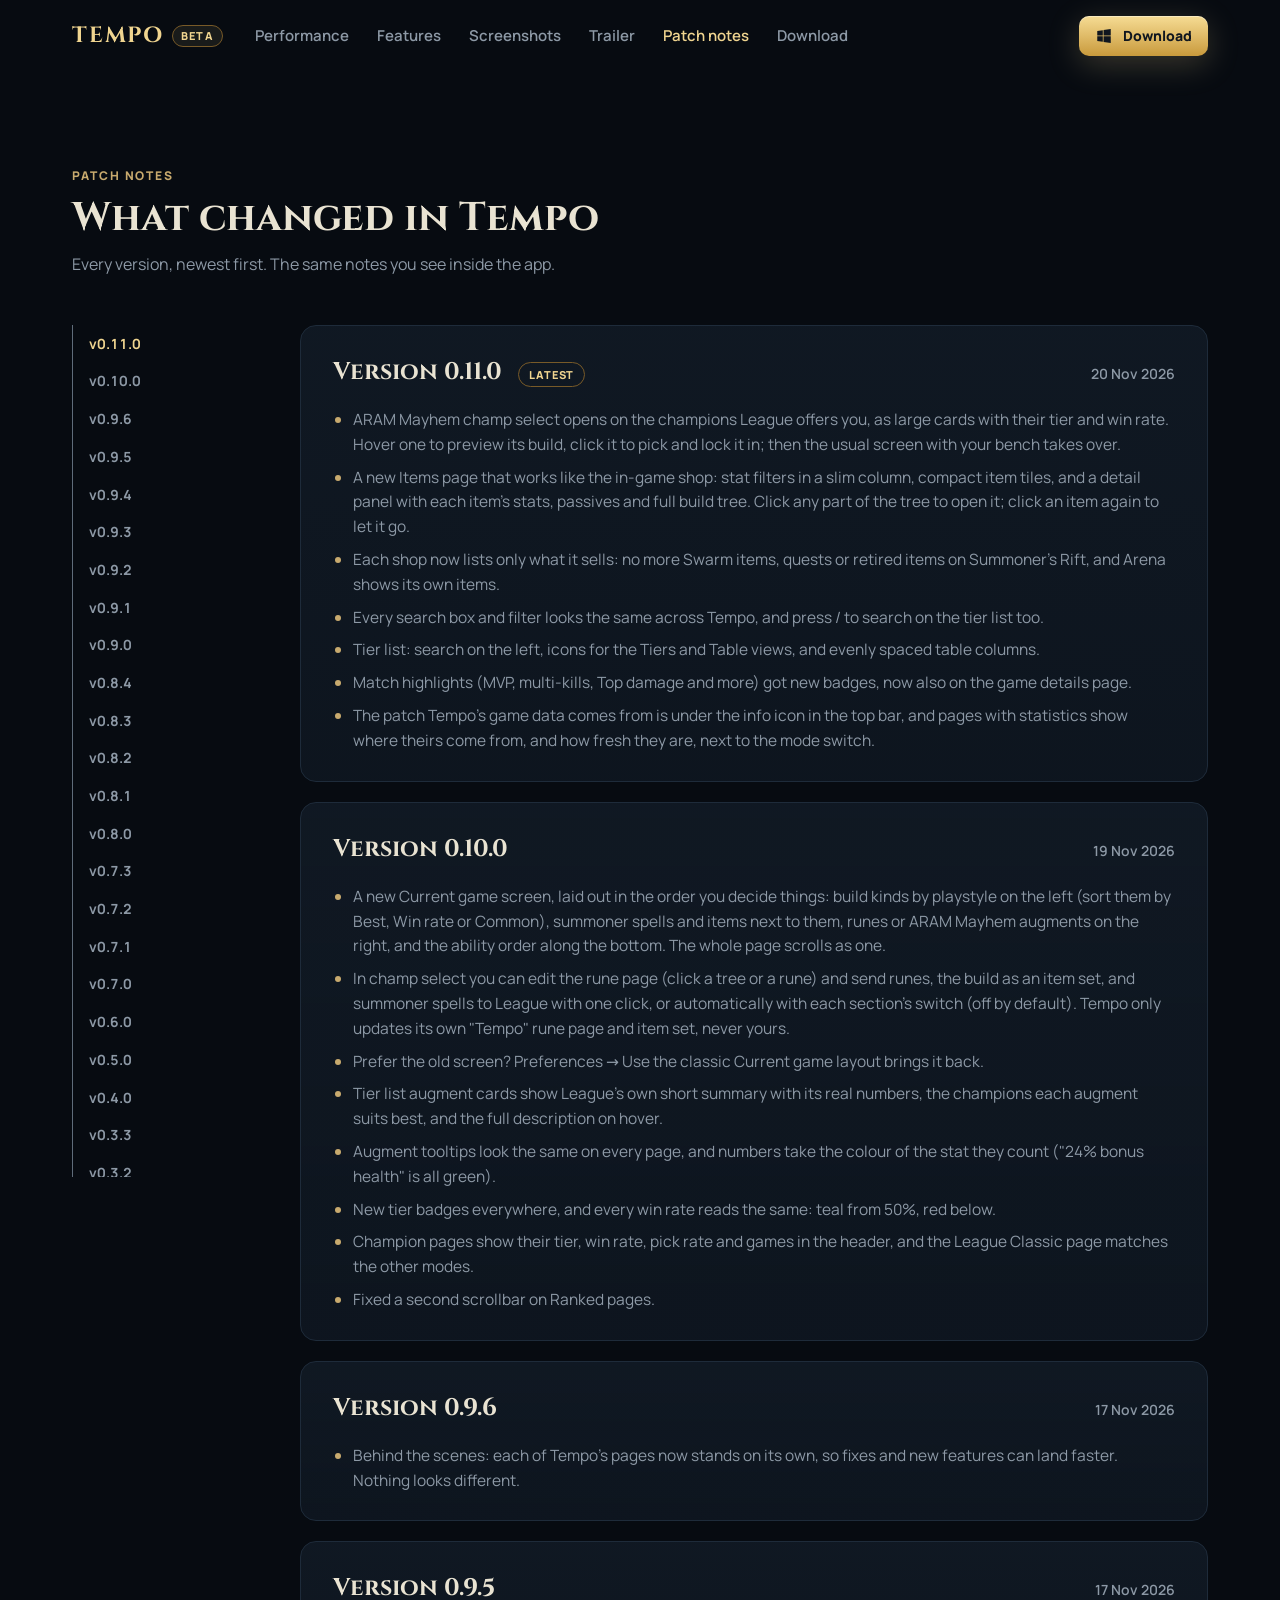
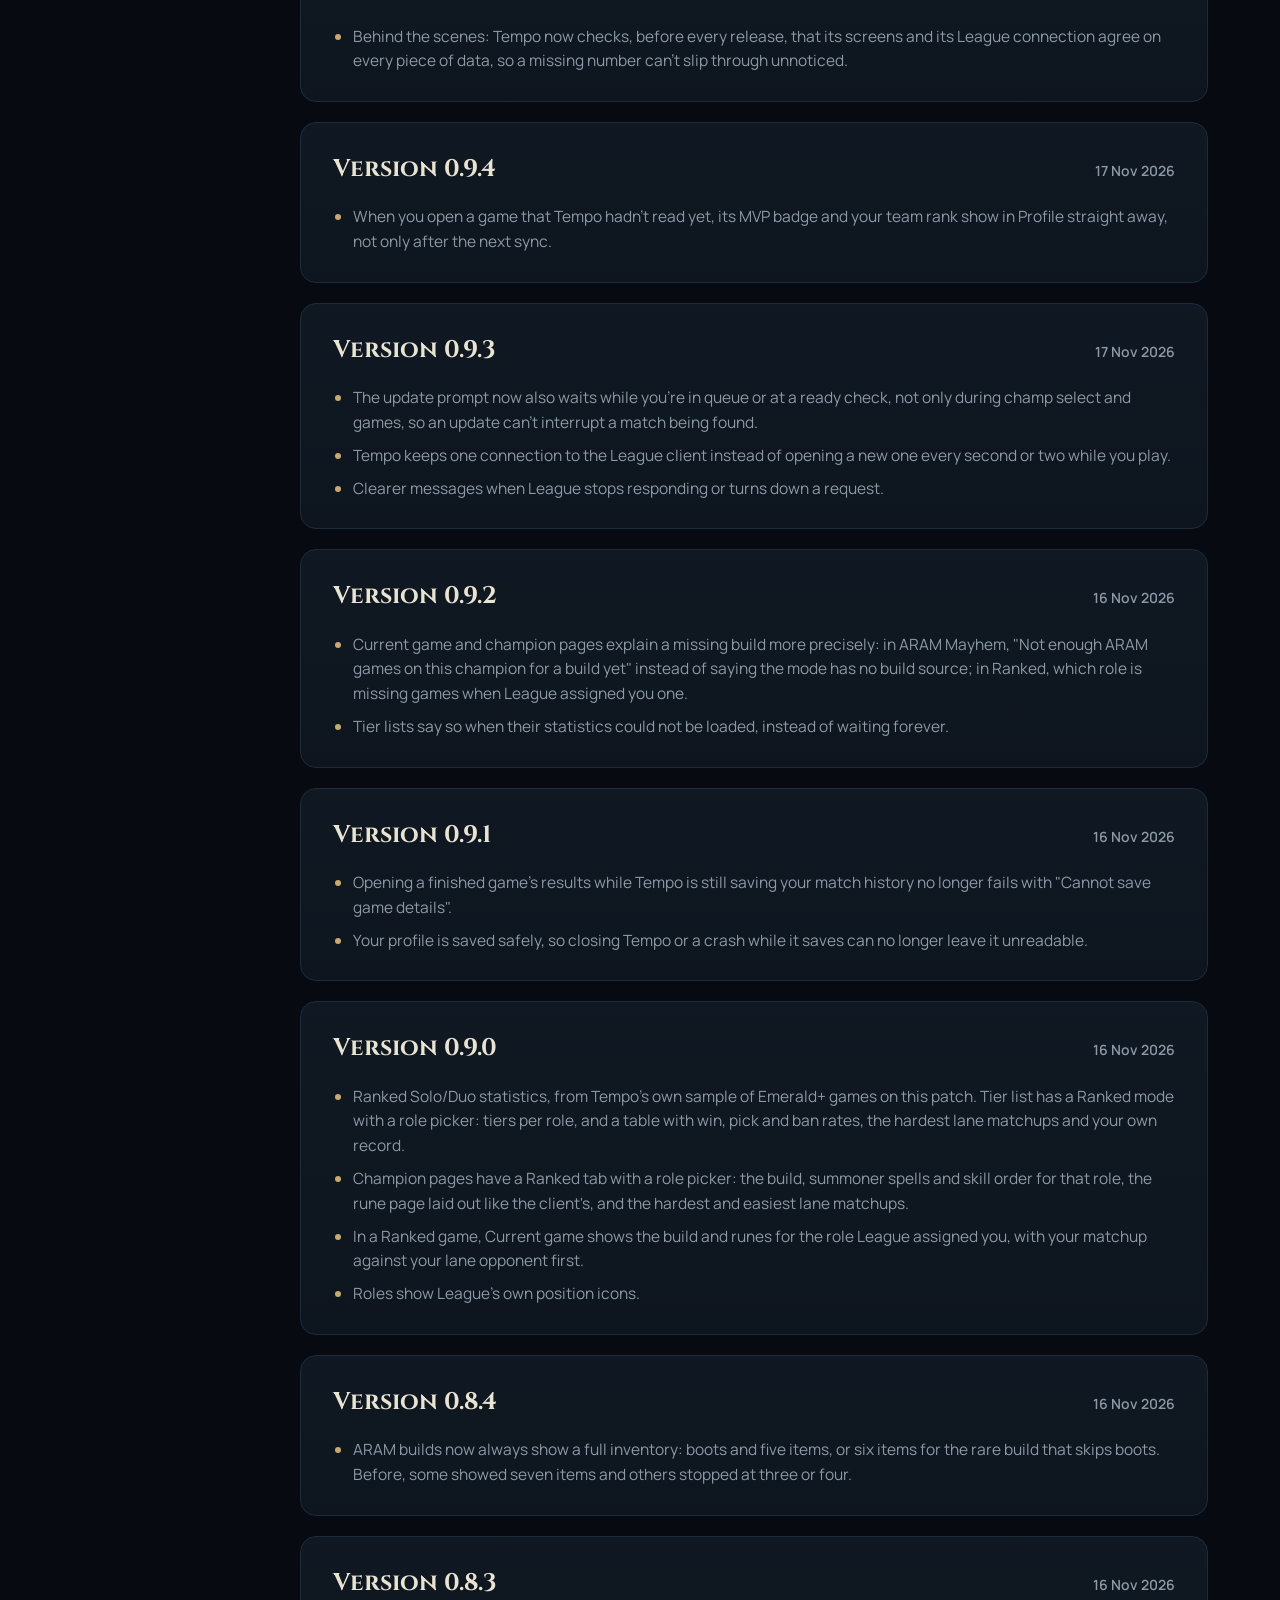
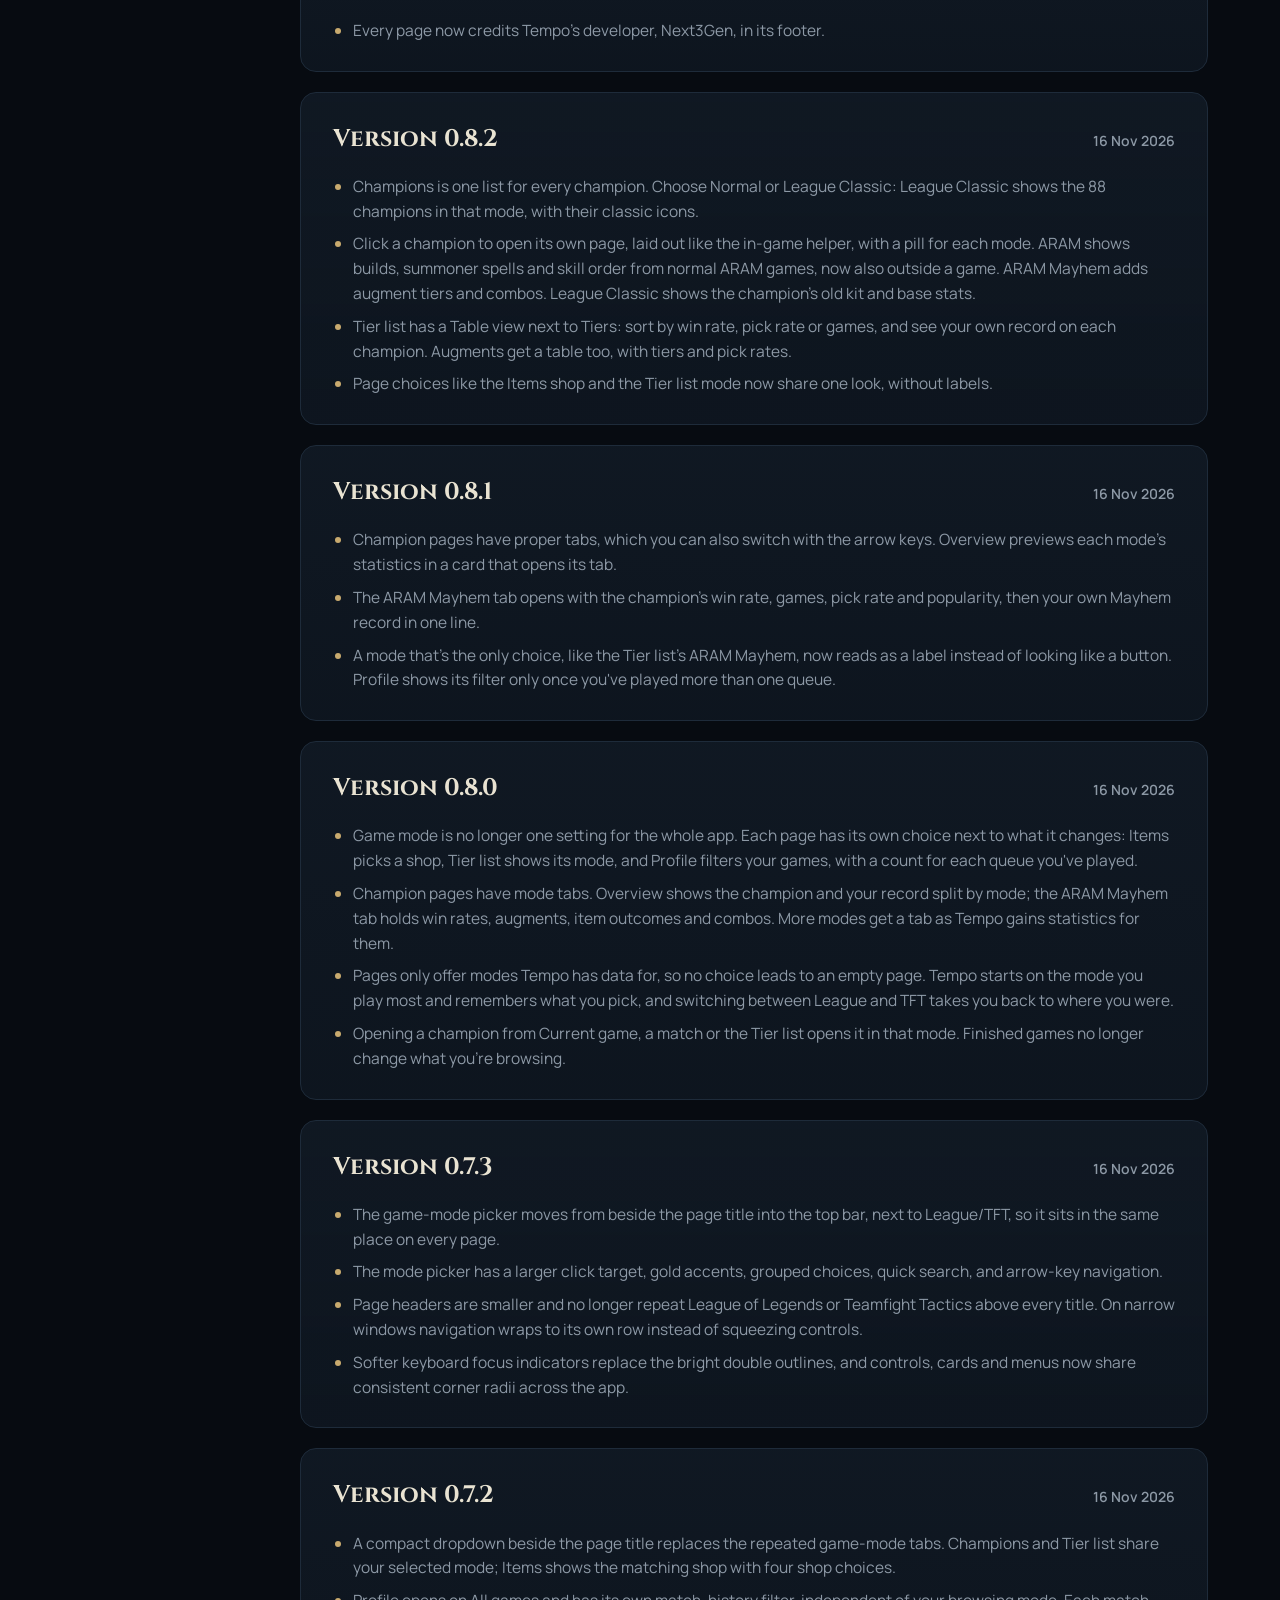
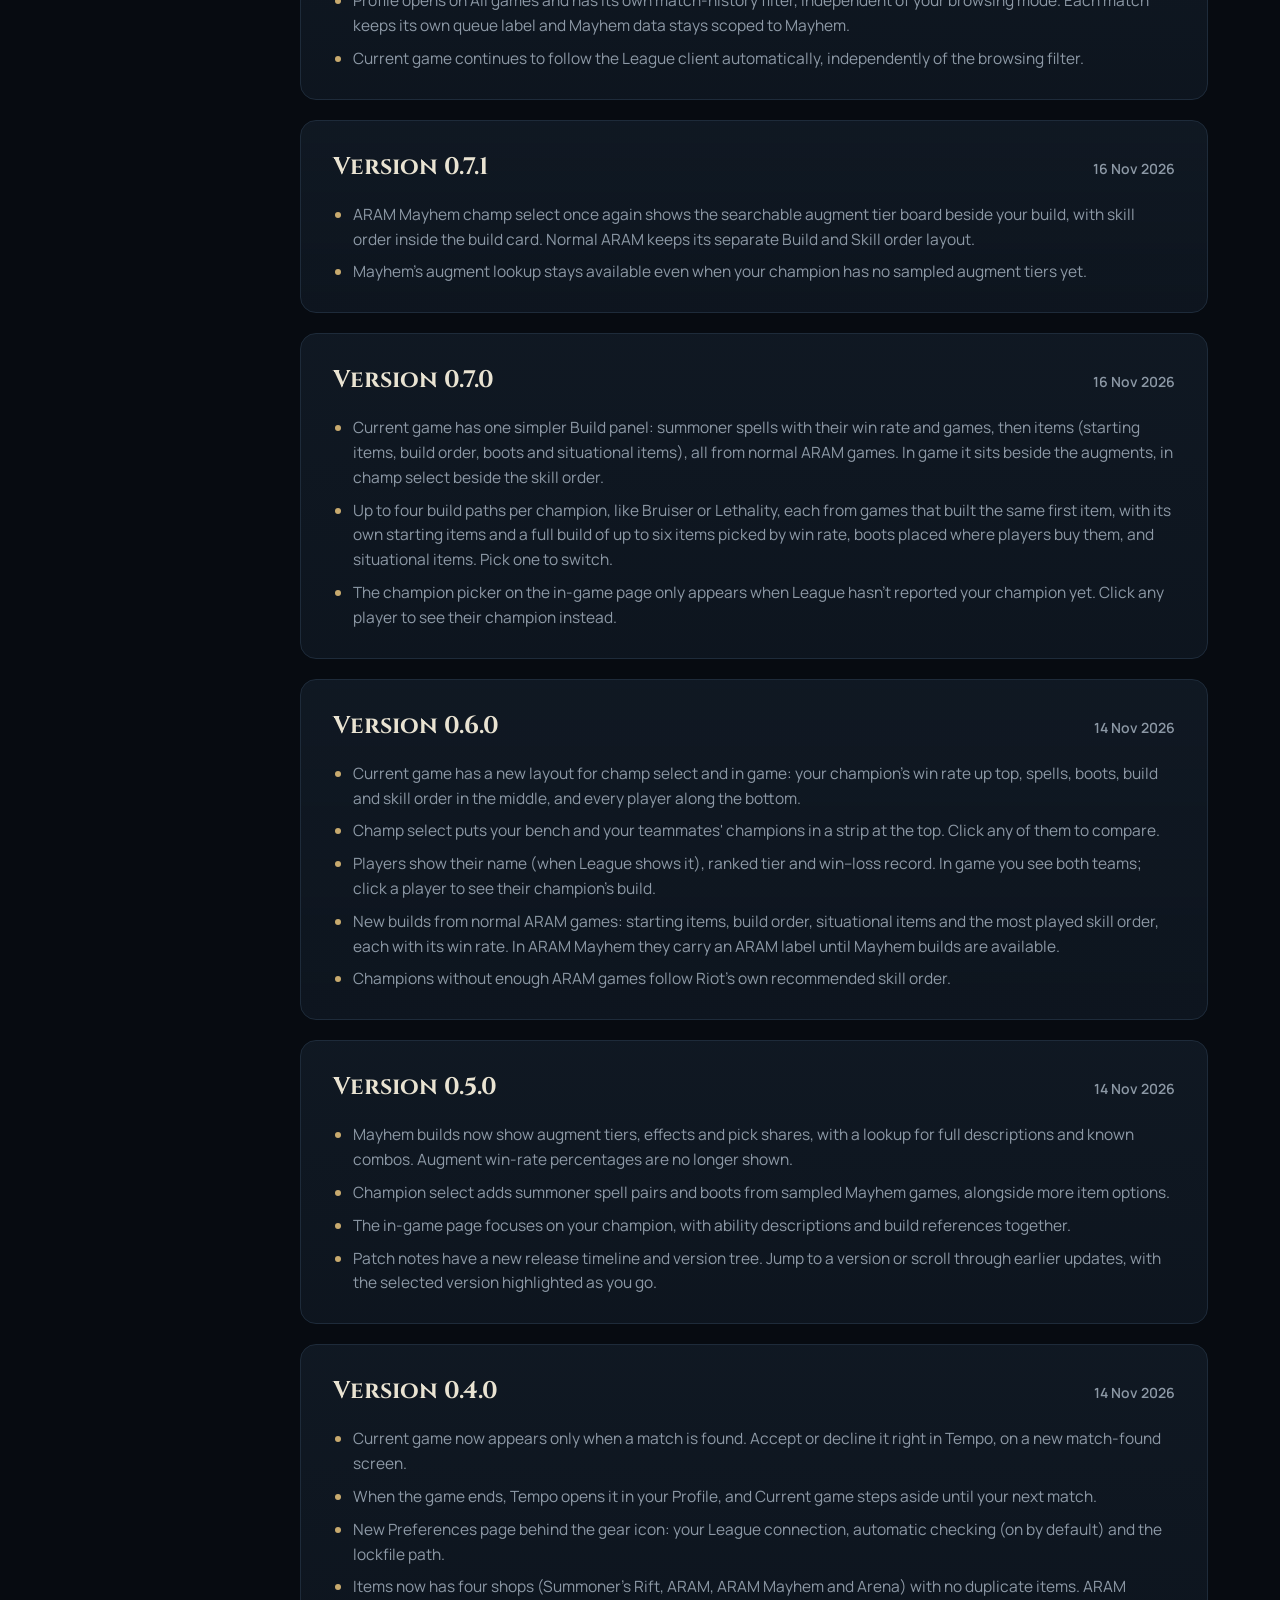
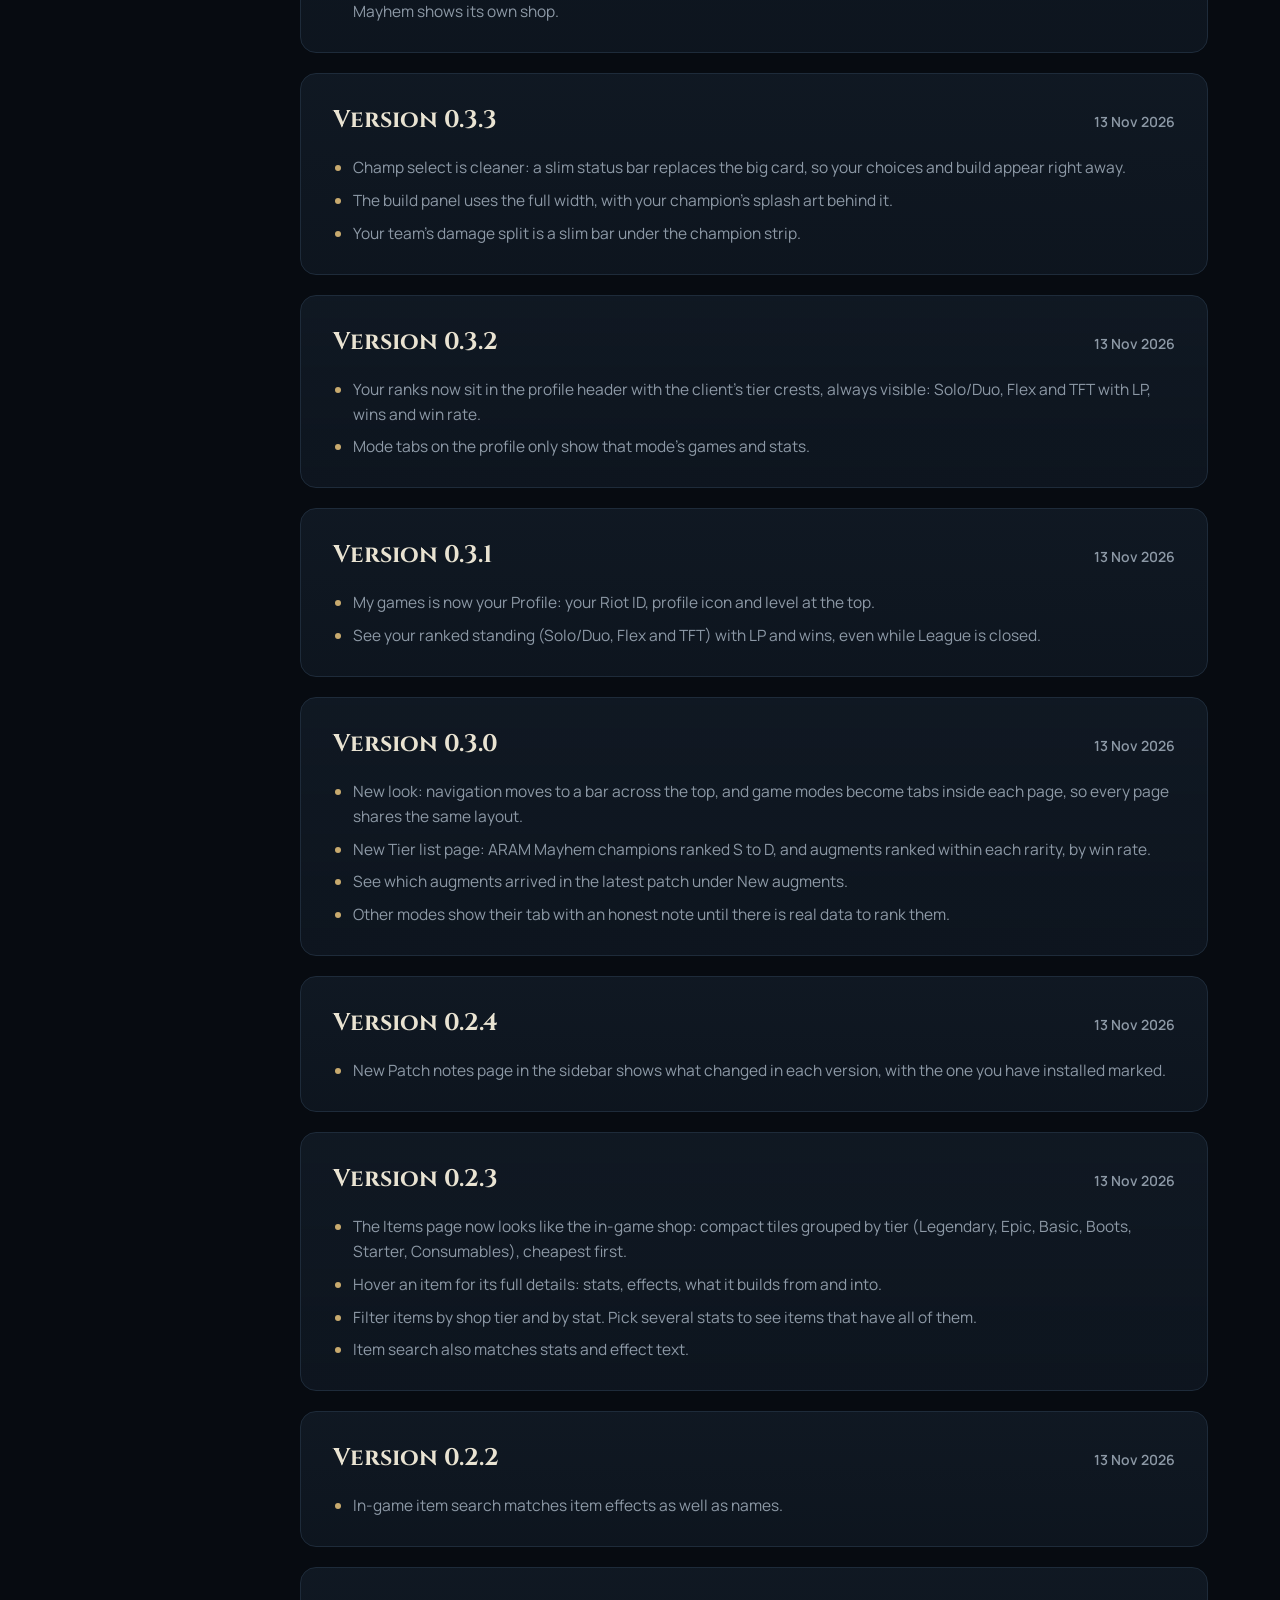
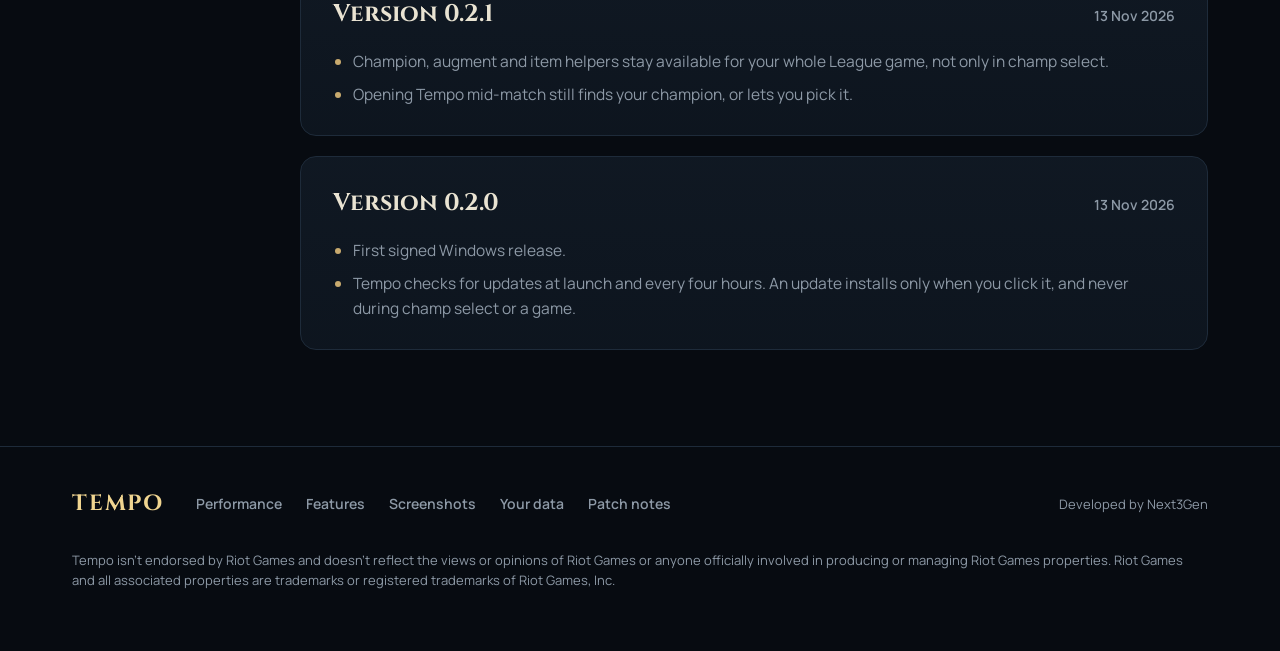
<file: patch-notes.html>
<!doctype html>
<html lang="en">
<head>
<meta charset="utf-8">
<meta name="viewport" content="width=device-width, initial-scale=1">
<title>Patch notes · Tempo</title>
<meta name="description" content="What changed in each version of Tempo, the lightweight League of Legends companion, newest first.">
<link rel="icon" href="img/icon.png">
<link rel="preload" href="fonts/manrope.woff2" as="font" type="font/woff2" crossorigin>
<link rel="preload" href="fonts/cinzel.woff2" as="font" type="font/woff2" crossorigin>
<link rel="stylesheet" href="style.css">
</head>
<body>
<a class="skip" href="#notes">Skip to content</a>

<div class="lp-root"><div class="lp"><header class="wrap nav"><a class="brand" href="index.html#top">TEMPO<span class="beta">Beta</span></a>
<nav class="nav-links" aria-label="Sections"><a href="index.html#performance">Performance</a><a href="index.html#features">Features</a><a href="index.html#screens">Screenshots</a><a href="index.html#trailer">Trailer</a><a href="patch-notes.html" aria-current="page">Patch notes</a><a href="index.html#download">Download</a></nav>
<a class="btn btn-gold btn-sm" href="index.html#download"><svg viewBox="0 0 24 24" aria-hidden="true" fill="currentColor"><path d="M3 5.2 10.4 4.2v7.2H3zM11.4 4.05 21 2.7v8.7h-9.6zM3 12.4h7.4v7.3L3 18.7zM11.4 12.4H21v8.9l-9.6-1.35z"></path></svg>Download</a></header><main class="section" id="notes" tabindex="-1"><div class="wrap">
<div class="sec-head"><p class="eyebrow">Patch notes</p><h1 class="h2">What changed in Tempo</h1><p class="body">Every version, newest first. The same notes you see inside the app.</p></div>
<!-- patch notes: generated by npm run site:patch-notes -->
<div class="pn"><nav class="pn-tree" aria-label="Versions"><a href="#v0.11.0">v0.11.0</a><a href="#v0.10.0">v0.10.0</a><a href="#v0.9.6">v0.9.6</a><a href="#v0.9.5">v0.9.5</a><a href="#v0.9.4">v0.9.4</a><a href="#v0.9.3">v0.9.3</a><a href="#v0.9.2">v0.9.2</a><a href="#v0.9.1">v0.9.1</a><a href="#v0.9.0">v0.9.0</a><a href="#v0.8.4">v0.8.4</a><a href="#v0.8.3">v0.8.3</a><a href="#v0.8.2">v0.8.2</a><a href="#v0.8.1">v0.8.1</a><a href="#v0.8.0">v0.8.0</a><a href="#v0.7.3">v0.7.3</a><a href="#v0.7.2">v0.7.2</a><a href="#v0.7.1">v0.7.1</a><a href="#v0.7.0">v0.7.0</a><a href="#v0.6.0">v0.6.0</a><a href="#v0.5.0">v0.5.0</a><a href="#v0.4.0">v0.4.0</a><a href="#v0.3.3">v0.3.3</a><a href="#v0.3.2">v0.3.2</a><a href="#v0.3.1">v0.3.1</a><a href="#v0.3.0">v0.3.0</a><a href="#v0.2.4">v0.2.4</a><a href="#v0.2.3">v0.2.3</a><a href="#v0.2.2">v0.2.2</a><a href="#v0.2.1">v0.2.1</a><a href="#v0.2.0">v0.2.0</a></nav><div class="pn-list">
<article class="pn-card" id="v0.11.0"><header><h2>Version 0.11.0</h2><span class="pn-latest">Latest</span><time datetime="2026-11-20">20 Nov 2026</time></header><ul><li>ARAM Mayhem champ select opens on the champions League offers you, as large cards with their tier and win rate. Hover one to preview its build, click it to pick and lock it in; then the usual screen with your bench takes over.</li><li>A new Items page that works like the in-game shop: stat filters in a slim column, compact item tiles, and a detail panel with each item's stats, passives and full build tree. Click any part of the tree to open it; click an item again to let it go.</li><li>Each shop now lists only what it sells: no more Swarm items, quests or retired items on Summoner's Rift, and Arena shows its own items.</li><li>Every search box and filter looks the same across Tempo, and press / to search on the tier list too.</li><li>Tier list: search on the left, icons for the Tiers and Table views, and evenly spaced table columns.</li><li>Match highlights (MVP, multi-kills, Top damage and more) got new badges, now also on the game details page.</li><li>The patch Tempo's game data comes from is under the info icon in the top bar, and pages with statistics show where theirs come from, and how fresh they are, next to the mode switch.</li></ul></article>
<article class="pn-card" id="v0.10.0"><header><h2>Version 0.10.0</h2><time datetime="2026-11-19">19 Nov 2026</time></header><ul><li>A new Current game screen, laid out in the order you decide things: build kinds by playstyle on the left (sort them by Best, Win rate or Common), summoner spells and items next to them, runes or ARAM Mayhem augments on the right, and the ability order along the bottom. The whole page scrolls as one.</li><li>In champ select you can edit the rune page (click a tree or a rune) and send runes, the build as an item set, and summoner spells to League with one click, or automatically with each section's switch (off by default). Tempo only updates its own &quot;Tempo&quot; rune page and item set, never yours.</li><li>Prefer the old screen? Preferences → Use the classic Current game layout brings it back.</li><li>Tier list augment cards show League's own short summary with its real numbers, the champions each augment suits best, and the full description on hover.</li><li>Augment tooltips look the same on every page, and numbers take the colour of the stat they count (&quot;24% bonus health&quot; is all green).</li><li>New tier badges everywhere, and every win rate reads the same: teal from 50%, red below.</li><li>Champion pages show their tier, win rate, pick rate and games in the header, and the League Classic page matches the other modes.</li><li>Fixed a second scrollbar on Ranked pages.</li></ul></article>
<article class="pn-card" id="v0.9.6"><header><h2>Version 0.9.6</h2><time datetime="2026-11-17">17 Nov 2026</time></header><ul><li>Behind the scenes: each of Tempo's pages now stands on its own, so fixes and new features can land faster. Nothing looks different.</li></ul></article>
<article class="pn-card" id="v0.9.5"><header><h2>Version 0.9.5</h2><time datetime="2026-11-17">17 Nov 2026</time></header><ul><li>Behind the scenes: Tempo now checks, before every release, that its screens and its League connection agree on every piece of data, so a missing number can't slip through unnoticed.</li></ul></article>
<article class="pn-card" id="v0.9.4"><header><h2>Version 0.9.4</h2><time datetime="2026-11-17">17 Nov 2026</time></header><ul><li>When you open a game that Tempo hadn't read yet, its MVP badge and your team rank show in Profile straight away, not only after the next sync.</li></ul></article>
<article class="pn-card" id="v0.9.3"><header><h2>Version 0.9.3</h2><time datetime="2026-11-17">17 Nov 2026</time></header><ul><li>The update prompt now also waits while you're in queue or at a ready check, not only during champ select and games, so an update can't interrupt a match being found.</li><li>Tempo keeps one connection to the League client instead of opening a new one every second or two while you play.</li><li>Clearer messages when League stops responding or turns down a request.</li></ul></article>
<article class="pn-card" id="v0.9.2"><header><h2>Version 0.9.2</h2><time datetime="2026-11-16">16 Nov 2026</time></header><ul><li>Current game and champion pages explain a missing build more precisely: in ARAM Mayhem, &quot;Not enough ARAM games on this champion for a build yet&quot; instead of saying the mode has no build source; in Ranked, which role is missing games when League assigned you one.</li><li>Tier lists say so when their statistics could not be loaded, instead of waiting forever.</li></ul></article>
<article class="pn-card" id="v0.9.1"><header><h2>Version 0.9.1</h2><time datetime="2026-11-16">16 Nov 2026</time></header><ul><li>Opening a finished game's results while Tempo is still saving your match history no longer fails with &quot;Cannot save game details&quot;.</li><li>Your profile is saved safely, so closing Tempo or a crash while it saves can no longer leave it unreadable.</li></ul></article>
<article class="pn-card" id="v0.9.0"><header><h2>Version 0.9.0</h2><time datetime="2026-11-16">16 Nov 2026</time></header><ul><li>Ranked Solo/Duo statistics, from Tempo's own sample of Emerald+ games on this patch. Tier list has a Ranked mode with a role picker: tiers per role, and a table with win, pick and ban rates, the hardest lane matchups and your own record.</li><li>Champion pages have a Ranked tab with a role picker: the build, summoner spells and skill order for that role, the rune page laid out like the client's, and the hardest and easiest lane matchups.</li><li>In a Ranked game, Current game shows the build and runes for the role League assigned you, with your matchup against your lane opponent first.</li><li>Roles show League's own position icons.</li></ul></article>
<article class="pn-card" id="v0.8.4"><header><h2>Version 0.8.4</h2><time datetime="2026-11-16">16 Nov 2026</time></header><ul><li>ARAM builds now always show a full inventory: boots and five items, or six items for the rare build that skips boots. Before, some showed seven items and others stopped at three or four.</li></ul></article>
<article class="pn-card" id="v0.8.3"><header><h2>Version 0.8.3</h2><time datetime="2026-11-16">16 Nov 2026</time></header><ul><li>Every page now credits Tempo's developer, Next3Gen, in its footer.</li></ul></article>
<article class="pn-card" id="v0.8.2"><header><h2>Version 0.8.2</h2><time datetime="2026-11-16">16 Nov 2026</time></header><ul><li>Champions is one list for every champion. Choose Normal or League Classic: League Classic shows the 88 champions in that mode, with their classic icons.</li><li>Click a champion to open its own page, laid out like the in-game helper, with a pill for each mode. ARAM shows builds, summoner spells and skill order from normal ARAM games, now also outside a game. ARAM Mayhem adds augment tiers and combos. League Classic shows the champion's old kit and base stats.</li><li>Tier list has a Table view next to Tiers: sort by win rate, pick rate or games, and see your own record on each champion. Augments get a table too, with tiers and pick rates.</li><li>Page choices like the Items shop and the Tier list mode now share one look, without labels.</li></ul></article>
<article class="pn-card" id="v0.8.1"><header><h2>Version 0.8.1</h2><time datetime="2026-11-16">16 Nov 2026</time></header><ul><li>Champion pages have proper tabs, which you can also switch with the arrow keys. Overview previews each mode's statistics in a card that opens its tab.</li><li>The ARAM Mayhem tab opens with the champion's win rate, games, pick rate and popularity, then your own Mayhem record in one line.</li><li>A mode that's the only choice, like the Tier list's ARAM Mayhem, now reads as a label instead of looking like a button. Profile shows its filter only once you've played more than one queue.</li></ul></article>
<article class="pn-card" id="v0.8.0"><header><h2>Version 0.8.0</h2><time datetime="2026-11-16">16 Nov 2026</time></header><ul><li>Game mode is no longer one setting for the whole app. Each page has its own choice next to what it changes: Items picks a shop, Tier list shows its mode, and Profile filters your games, with a count for each queue you've played.</li><li>Champion pages have mode tabs. Overview shows the champion and your record split by mode; the ARAM Mayhem tab holds win rates, augments, item outcomes and combos. More modes get a tab as Tempo gains statistics for them.</li><li>Pages only offer modes Tempo has data for, so no choice leads to an empty page. Tempo starts on the mode you play most and remembers what you pick, and switching between League and TFT takes you back to where you were.</li><li>Opening a champion from Current game, a match or the Tier list opens it in that mode. Finished games no longer change what you're browsing.</li></ul></article>
<article class="pn-card" id="v0.7.3"><header><h2>Version 0.7.3</h2><time datetime="2026-11-16">16 Nov 2026</time></header><ul><li>The game-mode picker moves from beside the page title into the top bar, next to League/TFT, so it sits in the same place on every page.</li><li>The mode picker has a larger click target, gold accents, grouped choices, quick search, and arrow-key navigation.</li><li>Page headers are smaller and no longer repeat League of Legends or Teamfight Tactics above every title. On narrow windows navigation wraps to its own row instead of squeezing controls.</li><li>Softer keyboard focus indicators replace the bright double outlines, and controls, cards and menus now share consistent corner radii across the app.</li></ul></article>
<article class="pn-card" id="v0.7.2"><header><h2>Version 0.7.2</h2><time datetime="2026-11-16">16 Nov 2026</time></header><ul><li>A compact dropdown beside the page title replaces the repeated game-mode tabs. Champions and Tier list share your selected mode; Items shows the matching shop with four shop choices.</li><li>Profile opens on All games and has its own match-history filter, independent of your browsing mode. Each match keeps its own queue label and Mayhem data stays scoped to Mayhem.</li><li>Current game continues to follow the League client automatically, independently of the browsing filter.</li></ul></article>
<article class="pn-card" id="v0.7.1"><header><h2>Version 0.7.1</h2><time datetime="2026-11-16">16 Nov 2026</time></header><ul><li>ARAM Mayhem champ select once again shows the searchable augment tier board beside your build, with skill order inside the build card. Normal ARAM keeps its separate Build and Skill order layout.</li><li>Mayhem's augment lookup stays available even when your champion has no sampled augment tiers yet.</li></ul></article>
<article class="pn-card" id="v0.7.0"><header><h2>Version 0.7.0</h2><time datetime="2026-11-16">16 Nov 2026</time></header><ul><li>Current game has one simpler Build panel: summoner spells with their win rate and games, then items (starting items, build order, boots and situational items), all from normal ARAM games. In game it sits beside the augments, in champ select beside the skill order.</li><li>Up to four build paths per champion, like Bruiser or Lethality, each from games that built the same first item, with its own starting items and a full build of up to six items picked by win rate, boots placed where players buy them, and situational items. Pick one to switch.</li><li>The champion picker on the in-game page only appears when League hasn't reported your champion yet. Click any player to see their champion instead.</li></ul></article>
<article class="pn-card" id="v0.6.0"><header><h2>Version 0.6.0</h2><time datetime="2026-11-14">14 Nov 2026</time></header><ul><li>Current game has a new layout for champ select and in game: your champion's win rate up top, spells, boots, build and skill order in the middle, and every player along the bottom.</li><li>Champ select puts your bench and your teammates' champions in a strip at the top. Click any of them to compare.</li><li>Players show their name (when League shows it), ranked tier and win–loss record. In game you see both teams; click a player to see their champion's build.</li><li>New builds from normal ARAM games: starting items, build order, situational items and the most played skill order, each with its win rate. In ARAM Mayhem they carry an ARAM label until Mayhem builds are available.</li><li>Champions without enough ARAM games follow Riot's own recommended skill order.</li></ul></article>
<article class="pn-card" id="v0.5.0"><header><h2>Version 0.5.0</h2><time datetime="2026-11-14">14 Nov 2026</time></header><ul><li>Mayhem builds now show augment tiers, effects and pick shares, with a lookup for full descriptions and known combos. Augment win-rate percentages are no longer shown.</li><li>Champion select adds summoner spell pairs and boots from sampled Mayhem games, alongside more item options.</li><li>The in-game page focuses on your champion, with ability descriptions and build references together.</li><li>Patch notes have a new release timeline and version tree. Jump to a version or scroll through earlier updates, with the selected version highlighted as you go.</li></ul></article>
<article class="pn-card" id="v0.4.0"><header><h2>Version 0.4.0</h2><time datetime="2026-11-14">14 Nov 2026</time></header><ul><li>Current game now appears only when a match is found. Accept or decline it right in Tempo, on a new match-found screen.</li><li>When the game ends, Tempo opens it in your Profile, and Current game steps aside until your next match.</li><li>New Preferences page behind the gear icon: your League connection, automatic checking (on by default) and the lockfile path.</li><li>Items now has four shops (Summoner's Rift, ARAM, ARAM Mayhem and Arena) with no duplicate items. ARAM Mayhem shows its own shop.</li></ul></article>
<article class="pn-card" id="v0.3.3"><header><h2>Version 0.3.3</h2><time datetime="2026-11-13">13 Nov 2026</time></header><ul><li>Champ select is cleaner: a slim status bar replaces the big card, so your choices and build appear right away.</li><li>The build panel uses the full width, with your champion's splash art behind it.</li><li>Your team's damage split is a slim bar under the champion strip.</li></ul></article>
<article class="pn-card" id="v0.3.2"><header><h2>Version 0.3.2</h2><time datetime="2026-11-13">13 Nov 2026</time></header><ul><li>Your ranks now sit in the profile header with the client's tier crests, always visible: Solo/Duo, Flex and TFT with LP, wins and win rate.</li><li>Mode tabs on the profile only show that mode's games and stats.</li></ul></article>
<article class="pn-card" id="v0.3.1"><header><h2>Version 0.3.1</h2><time datetime="2026-11-13">13 Nov 2026</time></header><ul><li>My games is now your Profile: your Riot ID, profile icon and level at the top.</li><li>See your ranked standing (Solo/Duo, Flex and TFT) with LP and wins, even while League is closed.</li></ul></article>
<article class="pn-card" id="v0.3.0"><header><h2>Version 0.3.0</h2><time datetime="2026-11-13">13 Nov 2026</time></header><ul><li>New look: navigation moves to a bar across the top, and game modes become tabs inside each page, so every page shares the same layout.</li><li>New Tier list page: ARAM Mayhem champions ranked S to D, and augments ranked within each rarity, by win rate.</li><li>See which augments arrived in the latest patch under New augments.</li><li>Other modes show their tab with an honest note until there is real data to rank them.</li></ul></article>
<article class="pn-card" id="v0.2.4"><header><h2>Version 0.2.4</h2><time datetime="2026-11-13">13 Nov 2026</time></header><ul><li>New Patch notes page in the sidebar shows what changed in each version, with the one you have installed marked.</li></ul></article>
<article class="pn-card" id="v0.2.3"><header><h2>Version 0.2.3</h2><time datetime="2026-11-13">13 Nov 2026</time></header><ul><li>The Items page now looks like the in-game shop: compact tiles grouped by tier (Legendary, Epic, Basic, Boots, Starter, Consumables), cheapest first.</li><li>Hover an item for its full details: stats, effects, what it builds from and into.</li><li>Filter items by shop tier and by stat. Pick several stats to see items that have all of them.</li><li>Item search also matches stats and effect text.</li></ul></article>
<article class="pn-card" id="v0.2.2"><header><h2>Version 0.2.2</h2><time datetime="2026-11-13">13 Nov 2026</time></header><ul><li>In-game item search matches item effects as well as names.</li></ul></article>
<article class="pn-card" id="v0.2.1"><header><h2>Version 0.2.1</h2><time datetime="2026-11-13">13 Nov 2026</time></header><ul><li>Champion, augment and item helpers stay available for your whole League game, not only in champ select.</li><li>Opening Tempo mid-match still finds your champion, or lets you pick it.</li></ul></article>
<article class="pn-card" id="v0.2.0"><header><h2>Version 0.2.0</h2><time datetime="2026-11-13">13 Nov 2026</time></header><ul><li>First signed Windows release.</li><li>Tempo checks for updates at launch and every four hours. An update installs only when you click it, and never during champ select or a game.</li></ul></article>
</div></div>
<!-- /patch notes -->
</div></main>
<footer class="foot"><div class="wrap"><a class="brand" href="index.html#top">TEMPO</a>
<nav aria-label="Footer"><a href="index.html#performance">Performance</a><a href="index.html#features">Features</a><a href="index.html#screens">Screenshots</a><a href="index.html#data">Your data</a><a href="patch-notes.html">Patch notes</a></nav>
<p class="credit">Developed by Next3Gen</p>
<p class="legal">Tempo isn’t endorsed by Riot Games and doesn’t reflect the views or opinions of Riot Games or anyone officially involved in producing or managing Riot Games properties. Riot Games and all associated properties are trademarks or registered trademarks of Riot Games, Inc.</p></div></footer></div></div>
</body>
</html>
</file>
<file: style.css>
/* Tempo landing: tokens from the Tempo design system + page styles */
:root{
--bg:#070b11;
--rail:#0a1018;
--panel:#0e1620;
--panel-2:#121c28;
--raised:#172331;
--line:#1e2b3a;
--line-strong:#5f6c7a;
--text:#e9e3d2;
--muted:#8d99a6;
--faint:#5f6c7a;
--gold:#c8aa6e;
--gold-bright:#f0d590;
--gold-deep:#785a28;
--gold-grad-top:#f6dc94;
--gold-grad-bottom:#c99a3c;
--tier-s-bottom:#d8a63c;
--teal:#3fd0c2;
--win:#4cc38a;
--loss:#ec6a5e;
--team-blue:#3d9cff;
--team-red:#ff5d5d;
--silver:#b9c4d0;
--rarity-gold:#e8b84a;
--prismatic:#c792ff;
--tier-a:#4cc38a;
--tier-b:#6fb6ff;
--tier-c:#9aa5b1;
--tier-d:#ec6a5e;
--tier-ink:#10161f;
--row-a:#3fd0c2;
--cost-1:#9aa4ae;
--cost-2:#3cc47c;
--cost-3:#3c9be8;
--cost-4:#c45cf0;
--cost-5:#f0b43c;
--mvp-result:#f0c46a;
--tint-win:rgba(63, 208, 194, 0.16);
--tint-loss:rgba(236, 106, 94, 0.2);
--tint-mvp:rgba(240, 196, 106, 0.18);
--stage-glow:rgba(240, 213, 144, 0.28);
--accepted-bright:#8ee6b8;
--accepted-glow:rgba(76, 195, 138, 0.3);
--declined-bright:#f5a39a;
--declined-glow:rgba(236, 106, 94, 0.24);
--space-4:4px;
--space-6:6px;
--space-8:8px;
--space-12:12px;
--space-16:16px;
--space-20:20px;
--space-28:28px;
--radius:4px;
--radius-tier:5px;
--radius-card:10px;
--radius-card-lg:12px;
--radius-pill:999px;
--size-appbar:57px;
--size-input:40px;
--size-button:36px;
--size-chip:30px;
--size-icon-button:32px;
--size-portrait:64px;
--size-item-icon:48px;
--size-glyph:32px;
--size-detail-panel:420px;
--gradient-gold:linear-gradient(180deg, #f6dc94, #c99a3c);
--gradient-tier-s:linear-gradient(180deg, #f6dc94, #d8a63c);
--font-ui:'Manrope Variable', system-ui, sans-serif;
--font-display:'Cinzel Variable', 'Georgia', serif;
}
@font-face{font-family:'Manrope Variable';src:url('fonts/manrope.woff2') format('woff2');font-weight:200 800;font-display:swap}
@font-face{font-family:'Cinzel Variable';src:url('fonts/cinzel.woff2') format('woff2');font-weight:400 900;font-display:swap}
/* Tempo landing page. Tempo design system tokens; container queries so the same page
   works on desktop and phone. Spacing: 4 8 12 16 24 32 48 64 96. */

.lp-root { container-type: inline-size; background: var(--bg); color: var(--text); font-family: var(--font-ui); font-size: 16px; line-height: 1.55; -webkit-font-smoothing: antialiased; }
.lp-root * { box-sizing: border-box; }
.lp-root img { display: block; max-width: 100%; height: auto; }
.lp-root picture { display: contents; }
.lp-root picture[hidden] { display: none; }
/* clip, not hidden: hidden would make .lp the scroller and stop the patch-notes list sticking. */
.lp { position: relative; overflow: hidden; overflow: clip; }
.wrap { width: 100%; max-width: 1200px; margin: 0 auto; padding: 0 32px; }

/* shared type */
.eyebrow { margin: 0; font-size: 12px; line-height: 16px; font-weight: 800; letter-spacing: .16em; text-transform: uppercase; color: var(--gold); }
.h1 { margin: 16px 0 0; font-family: var(--font-display); font-weight: 700; font-size: 64px; line-height: 1.04; letter-spacing: .01em; background: linear-gradient(180deg, var(--gold-bright), var(--gold) 70%, var(--gold-grad-bottom)); -webkit-background-clip: text; background-clip: text; color: transparent; }
.h2 { margin: 12px 0 0; font-family: var(--font-display); font-weight: 700; font-size: 40px; line-height: 1.1; color: var(--text); }
.h3 { margin: 0; font-family: var(--font-display); font-weight: 700; font-size: 24px; line-height: 1.2; color: var(--text); }
.lead { margin: 20px 0 0; font-size: 19px; line-height: 1.6; color: var(--muted); max-width: 560px; }
.body { margin: 12px 0 0; color: var(--muted); }
.section { padding: 96px 0; position: relative; }
.sec-head { max-width: 640px; }
.sec-head.center { margin: 0 auto; text-align: center; }

/* buttons */
.btn { display: inline-flex; align-items: center; justify-content: center; gap: 10px; height: 52px; padding: 0 24px; border-radius: 12px; font: inherit; font-size: 16px; font-weight: 800; text-decoration: none; white-space: nowrap; cursor: pointer; }
.btn svg { width: 18px; height: 18px; flex: none; }
.btn-gold { background: var(--gradient-gold); color: var(--tier-ink); box-shadow: 0 8px 32px rgba(240, 213, 144, .22), inset 0 1px 0 rgba(255, 255, 255, .4); }
.btn-ghost { border: 1px solid var(--line-strong); color: var(--text); background: rgba(14, 22, 32, .6); }
.btn-ghost:hover { border-color: var(--gold-deep); }
.btn-sm { height: 40px; padding: 0 16px; font-size: 14px; border-radius: 10px; }
.btn:focus-visible { outline: 2px solid var(--gold-bright); outline-offset: 3px; }
.meta { margin-top: 16px; font-size: 13px; color: var(--muted); display: flex; flex-wrap: wrap; gap: 6px 14px; }
.meta span { display: inline-flex; align-items: center; gap: 6px; }
.meta span::before { content: ""; width: 4px; height: 4px; border-radius: 50%; background: var(--gold-deep); }
.meta span:first-child::before { display: none; }

/* nav */
.nav { position: relative; z-index: 3; height: 72px; display: flex; align-items: center; gap: 32px; }
.brand { font-family: var(--font-display); font-weight: 700; font-size: 22px; letter-spacing: .08em; color: var(--gold-bright); text-decoration: none; display: inline-flex; align-items: center; gap: 8px; }
/* "Beta" tag: next to the brand and in the hero eyebrow. */
.beta { display: inline-block; padding: 2px 8px; border: 1px solid var(--gold-deep); border-radius: 999px; font-family: var(--font-ui); font-size: 11px; line-height: 16px; font-weight: 800; letter-spacing: .12em; text-transform: uppercase; color: var(--gold-bright); background: rgba(240, 213, 144, .08); vertical-align: middle; }
.eyebrow .beta { margin-right: 10px; }
.beta-note { max-width: 560px; margin: 16px auto 0; font-size: 14px; line-height: 1.5; color: var(--muted); }
.beta-note a { color: var(--gold-bright); }
.nav-links { display: flex; gap: 28px; }
.nav-links a { color: var(--muted); text-decoration: none; font-size: 15px; font-weight: 600; }
.nav-links a:hover { color: var(--text); }
.nav .btn { margin-left: auto; }

/* hero */
.hero { position: relative; padding: 48px 0 96px; }
.hero::before { content: ""; position: absolute; left: -10%; top: -280px; width: 900px; height: 900px; background: radial-gradient(closest-side, rgba(240, 213, 144, .16), rgba(240, 213, 144, 0)); pointer-events: none; }
.hero-grid { position: relative; display: grid; grid-template-columns: minmax(0, 1fr) minmax(0, 1.15fr); gap: 48px; align-items: center; }
.ctas { margin-top: 32px; display: flex; flex-wrap: wrap; gap: 12px; }
.shot-frame { position: relative; border-radius: 16px; padding: 6px; background: linear-gradient(180deg, rgba(240, 213, 144, .35), rgba(120, 90, 40, .15) 40%, rgba(30, 43, 58, .6)); box-shadow: 0 40px 80px rgba(0, 0, 0, .55), 0 0 0 1px rgba(240, 213, 144, .08); }
.shot-frame img { border-radius: 11px; width: 100%; height: auto; }
.concept-frame::after { content: "Design preview · some features are planned"; display: block; padding: 8px 10px 4px; color: var(--muted); font-size: 12px; line-height: 1.4; }
.hero-vis { position: relative; }
.hero-vis .ring-bg { position: absolute; right: -120px; top: -120px; width: 520px; height: 520px; color: var(--gold-deep); opacity: .55; pointer-events: none; }
.hero-vis .shot-frame { transform: perspective(1400px) rotateY(-8deg) rotateX(2deg); }
.hero-vis .concept-frame::after { position: absolute; top: 12px; left: 12px; right: 12px; border-radius: 6px; background: var(--panel); color: var(--text); padding: 6px 10px; }
.pop { position: absolute; left: -40px; bottom: -36px; width: 236px; border-radius: 16px; padding: 14px; background: rgba(10, 16, 24, .92); border: 1px solid var(--gold-deep); box-shadow: 0 24px 48px rgba(0, 0, 0, .55); -webkit-backdrop-filter: blur(10px); backdrop-filter: blur(10px); }
.pop .ring-mini { width: 76px; height: 76px; margin: 0 auto; color: var(--gold); position: relative; }
.pop .ring-mini svg { position: absolute; inset: 0; }
.pop .ring-mini b { position: absolute; inset: 18px; border-radius: 50%; background: var(--gradient-gold); display: grid; place-items: center; font-family: var(--font-display); font-size: 10px; letter-spacing: .06em; color: var(--tier-ink); }
.pop p { margin: 10px 0 0; text-align: center; font-size: 12px; line-height: 1.4; color: var(--muted); }
.pop p strong { display: block; font-family: var(--font-display); font-size: 15px; color: var(--gold-bright); }

/* modes strip */
.strip { border-top: 1px solid var(--line); border-bottom: 1px solid var(--line); background: rgba(10, 16, 24, .6); }
.strip .wrap { display: flex; align-items: center; gap: 12px 32px; flex-wrap: wrap; justify-content: center; padding-top: 20px; padding-bottom: 20px; }
.strip span { font-size: 13px; font-weight: 700; letter-spacing: .08em; text-transform: uppercase; color: var(--muted); display: inline-flex; align-items: center; gap: 10px; }
.strip span i { width: 6px; height: 6px; transform: rotate(45deg); background: var(--gold); }

/* trailer */
.trailer { margin-top: 48px; position: relative; aspect-ratio: 16 / 9; border-radius: 20px; overflow: hidden; border: 1px solid var(--line-strong); background: var(--panel); box-shadow: 0 40px 80px rgba(0, 0, 0, .5); }
.trailer img { width: 100%; height: 100%; object-fit: cover; filter: saturate(1.05) brightness(.55); }
.trailer .veil { position: absolute; inset: 0; background: radial-gradient(closest-side, rgba(240, 213, 144, .16), rgba(7, 11, 17, 0) 70%), linear-gradient(180deg, rgba(7, 11, 17, 0) 50%, rgba(7, 11, 17, .85)); }
.play { position: absolute; left: 50%; top: 50%; transform: translate(-50%, -50%); width: 168px; height: 168px; border: 0; padding: 0; background: none; color: var(--gold); cursor: pointer; }
.play svg.ticks { position: absolute; inset: 0; width: 100%; height: 100%; }
.play .disc { position: absolute; inset: 34px; border-radius: 50%; background: var(--gradient-gold); display: grid; place-items: center; box-shadow: 0 0 48px rgba(240, 213, 144, .45); }
.play .disc svg { width: 34px; height: 34px; margin-left: 6px; fill: var(--tier-ink); }
.play:focus-visible { outline: 2px solid var(--gold-bright); outline-offset: 6px; border-radius: 50%; }
.trailer .cap { position: absolute; left: 32px; right: 32px; bottom: 28px; display: flex; justify-content: space-between; align-items: flex-end; gap: 16px; }
.trailer .cap b { font-family: var(--font-display); font-size: 22px; color: var(--text); }
.trailer .cap span { font-size: 14px; color: var(--muted); }
.trailer .cap .len { padding: 4px 10px; border-radius: 8px; background: rgba(7, 11, 17, .75); border: 1px solid var(--line-strong); font-size: 13px; font-weight: 700; color: var(--text); font-variant-numeric: tabular-nums; }

/* feature rows */
.frows { margin-top: 64px; display: flex; flex-direction: column; gap: 96px; }
.frow { display: grid; grid-template-columns: minmax(0, .85fr) minmax(0, 1.15fr); gap: 64px; align-items: center; }
.frow.flip { grid-template-columns: minmax(0, 1.15fr) minmax(0, .85fr); }
.frow.flip .ftext { order: 2; }
.ftext .num { font-family: var(--font-display); font-size: 14px; font-weight: 700; color: var(--gold); letter-spacing: .1em; }
.ticks-list { margin: 20px 0 0; padding: 0; list-style: none; display: flex; flex-direction: column; gap: 10px; }
.ticks-list li { position: relative; padding-left: 26px; color: var(--text); font-size: 15px; }
.ticks-list li::before { content: ""; position: absolute; left: 4px; top: 8px; width: 7px; height: 7px; transform: rotate(45deg); background: var(--gold); }

/* feature grid */
.fgrid { margin-top: 48px; display: grid; grid-template-columns: repeat(3, minmax(0, 1fr)); gap: 16px; }
.fcard { padding: 24px; border-radius: 16px; border: 1px solid var(--line); background: linear-gradient(180deg, rgba(23, 35, 49, .55), rgba(14, 22, 32, .9)); }
.fcard .ic { width: 44px; height: 44px; border-radius: 12px; display: grid; place-items: center; color: var(--gold-bright); background: rgba(240, 213, 144, .08); border: 1px solid rgba(200, 170, 110, .25); }
.fcard .ic svg { width: 20px; height: 20px; stroke-width: 1.75; }
.fcard h3 { margin: 16px 0 0; font-size: 17px; font-weight: 800; color: var(--text); }
.fcard p { margin: 8px 0 0; font-size: 14.5px; color: var(--muted); line-height: 1.55; }

/* gallery */
.gal { margin-top: 48px; display: flex; gap: 24px; overflow-x: auto; scroll-snap-type: x mandatory; padding: 4px 32px 24px; scrollbar-width: thin; scrollbar-color: var(--line-strong) transparent; }
.gal figure { margin: 0; flex: 0 0 78%; max-width: 920px; scroll-snap-align: center; }
.gal figcaption { margin-top: 14px; display: flex; gap: 12px; align-items: baseline; }
.gal figcaption b { font-size: 15px; font-weight: 800; }
.gal figcaption span { font-size: 14px; color: var(--muted); }
.thumbs { margin-top: 8px; display: flex; flex-wrap: wrap; gap: 8px; justify-content: center; }
.thumbs a { height: 36px; padding: 0 14px; display: inline-flex; align-items: center; border-radius: 999px; border: 1px solid var(--line-strong); color: var(--muted); font-size: 13px; font-weight: 700; text-decoration: none; }
.thumbs a.on { border-color: var(--gold-deep); color: var(--gold-bright); background: rgba(240, 213, 144, .07); }

/* download band */
.dl { position: relative; overflow: hidden; border-radius: 24px; border: 1px solid var(--gold-deep); padding: 64px 48px; text-align: center; background: radial-gradient(ellipse 60% 70% at 50% 0%, rgba(240, 213, 144, .16), rgba(240, 213, 144, 0)), var(--panel); }
.dl .ring-big { width: 140px; height: 140px; margin: 0 auto 24px; color: var(--gold); position: relative; }
/* The tick ring scales with its box: its width/height attributes would otherwise keep it at 140 px. */
.dl .ring-big > svg { position: absolute; inset: 0; width: 100%; height: 100%; }
.dl .ring-big .core { position: absolute; inset: 30px; border-radius: 50%; background: var(--gradient-gold); display: grid; place-items: center; box-shadow: 0 0 40px rgba(240, 213, 144, .4); }
.dl .ring-big .core svg { position: static; width: 34px; height: 34px; color: var(--tier-ink); }
.dl .lead { margin-left: auto; margin-right: auto; }
.dl .ctas, .dl .meta { justify-content: center; }
.req { margin-top: 32px; display: grid; grid-template-columns: repeat(3, minmax(0, 1fr)); gap: 12px; text-align: left; }
.req div { padding: 16px; border-radius: 12px; background: rgba(7, 11, 17, .5); border: 1px solid var(--line); }
.req b { display: block; font-size: 12px; font-weight: 800; letter-spacing: .1em; text-transform: uppercase; color: var(--muted); }
.req span { display: block; margin-top: 6px; font-size: 15px; color: var(--text); }

/* footer */
.foot { border-top: 1px solid var(--line); padding: 40px 0 48px; }
.foot .wrap { display: flex; flex-wrap: wrap; gap: 16px 32px; align-items: center; }
.foot nav { display: flex; gap: 24px; flex-wrap: wrap; }
.foot nav a { color: var(--muted); text-decoration: none; font-size: 14px; font-weight: 600; }
.foot .credit { margin: 0 0 0 auto; font-size: 13px; color: var(--muted); }
.foot .legal { flex-basis: 100%; font-size: 13px; color: var(--muted); }

/* ---------- tablet ---------- */
@container (max-width: 980px) {
  .hero-grid, .frow, .frow.flip { grid-template-columns: minmax(0, 1fr); gap: 40px; }
  .frow.flip .ftext { order: 0; }
  .hero-vis .shot-frame { transform: none; }
  .hero-vis .ring-bg { right: -80px; top: -100px; width: 360px; height: 360px; }
  .fgrid { grid-template-columns: repeat(2, minmax(0, 1fr)); }
  .nav-links { display: none; }
  .h1 { font-size: 52px; }
}
/* ---------- phone ---------- */
@container (max-width: 600px) {
  .wrap { padding: 0 20px; }
  .foot .credit { margin-left: 0; }
  .nav { height: 64px; }
  .brand { font-size: 20px; }
  .hero { padding: 24px 0 72px; }
  .hero::before { width: 560px; height: 560px; top: -200px; left: -40%; }
  .h1 { font-size: 40px; }
  .h2 { font-size: 30px; }
  .lead { font-size: 17px; }
  .ctas { flex-direction: column; }
  .ctas .btn { width: 100%; }
  .pop { left: 12px; bottom: -48px; width: 196px; padding: 12px; }
  .pop .ring-mini { width: 60px; height: 60px; }
  .pop .ring-mini b { inset: 14px; font-size: 8px; }
  .section { padding: 72px 0; }
  .trailer { margin-top: 32px; border-radius: 14px; }
  .play { width: 108px; height: 108px; }
  .play .disc { inset: 22px; }
  .play .disc svg { width: 24px; height: 24px; margin-left: 4px; }
  .trailer .cap { left: 16px; right: 16px; bottom: 14px; }
  .trailer .cap b { font-size: 16px; }
  .trailer .cap span { display: none; }
  .frows { gap: 64px; margin-top: 48px; }
  .fgrid { grid-template-columns: minmax(0, 1fr); }
  .gal { padding: 4px 20px 20px; gap: 16px; }
  .gal figure { flex-basis: 88%; }
  .gal figcaption { flex-direction: column; gap: 2px; }
  .dl { padding: 48px 20px; border-radius: 20px; }
  .dl .ring-big { width: 112px; height: 112px; }
  .dl .ring-big .core { inset: 24px; }
  .req { grid-template-columns: minmax(0, 1fr); }
  .phone-note { display: block !important; }
}
.phone-note { display: none; margin-top: 12px; font-size: 13px; color: var(--muted); }
.lp-root .t-ico { width: 20px; height: 20px; fill: none; stroke: currentColor; stroke-width: 1.75; stroke-linecap: round; stroke-linejoin: round; }
.btn .t-ico { width: 18px; height: 18px; }
.pop .ring-mini b { font-size: 8.5px; letter-spacing: .02em; }
.trailer img { filter: blur(3px) saturate(1.05) brightness(.45); transform: scale(1.04); }
.pop .ring-mini { width: 84px; height: 84px; }
.pop .ring-mini b { inset: 20px; font-size: 8px; letter-spacing: 0; }
@container (max-width: 600px) { .pop { display: none; } .hero-vis { margin-top: 8px; } }

/* performance comparison */
.perf-tiles { margin-top: 48px; display: grid; grid-template-columns: repeat(4, minmax(0, 1fr)); gap: 16px; }
.ptile { padding: 24px; border-radius: 16px; border: 1px solid var(--line); background: linear-gradient(180deg, rgba(23, 35, 49, .55), rgba(14, 22, 32, .9)); }
.ptile .big { display: block; font-family: var(--font-display); font-weight: 700; font-size: 48px; line-height: 1.05; background: linear-gradient(180deg, var(--gold-bright), var(--gold) 70%, var(--gold-grad-bottom)); -webkit-background-clip: text; background-clip: text; color: transparent; font-variant-numeric: tabular-nums; }
.ptile p { margin: 12px 0 0; font-size: 14.5px; color: var(--muted); line-height: 1.5; }
.ptile p b { color: var(--text); font-weight: 800; }
.pcard { margin-top: 16px; border-radius: 20px; border: 1px solid var(--line-strong); background: var(--panel); padding: 32px; }
.pcard-head { display: flex; flex-wrap: wrap; align-items: center; justify-content: space-between; gap: 12px 24px; }
.pkey { display: flex; flex-wrap: wrap; gap: 8px 20px; font-size: 13px; font-weight: 700; color: var(--muted); }
.pkey span { display: inline-flex; align-items: center; gap: 8px; }
.pkey i { width: 12px; height: 12px; border-radius: 3px; }
.pkey i.t { background: var(--gradient-gold); }
.pkey i.a { background: #6b7b8e; }
.verdict { display: inline-flex; align-items: center; gap: 8px; font-size: 12px; font-weight: 800; letter-spacing: .08em; text-transform: uppercase; color: var(--gold-bright); background: rgba(200, 170, 110, .1); border: 1px solid var(--gold-deep); border-radius: 999px; padding: 7px 14px; }
.verdict::before { content: ''; width: 6px; height: 6px; border-radius: 50%; background: var(--gold-bright); }
.pgrid { margin-top: 28px; display: grid; grid-template-columns: repeat(2, minmax(0, 1fr)); gap: 32px 56px; }
.pmetric h3 { margin: 0; font-size: 16px; font-weight: 800; color: var(--text); display: flex; flex-wrap: wrap; justify-content: space-between; align-items: baseline; gap: 4px 12px; }
.pmetric h3 small { font-size: 12px; font-weight: 700; color: var(--muted); letter-spacing: .04em; }
.prows { margin-top: 14px; display: flex; flex-direction: column; gap: 10px; }
.prow { display: grid; grid-template-columns: minmax(0, 1fr) 84px; align-items: center; gap: 4px 12px; }
.prow .n { grid-column: 1 / -1; }
.prow .n { font-size: 13.5px; color: var(--muted); font-weight: 600; white-space: nowrap; }
.prow .v { font-size: 14px; font-weight: 800; color: var(--text); text-align: right; font-variant-numeric: tabular-nums; white-space: nowrap; }
.ptrack { height: 12px; border-radius: 999px; background: var(--panel-2); overflow: hidden; }
.ptrack.empty { background: transparent; border: 1px dashed var(--line-strong); }
.pfill { height: 100%; border-radius: 999px; background: #6b7b8e; }
.prow.t .n, .prow.t .v { color: var(--gold-bright); font-weight: 800; }
.prow.t .pfill { background: var(--gradient-gold); box-shadow: 0 0 16px rgba(240, 213, 144, .35); }
.pnote { margin: 28px 0 0; padding-top: 20px; border-top: 1px solid var(--line); font-size: 13px; color: var(--muted); line-height: 1.6; }
.pnote b { color: var(--text); }
@container (max-width: 980px) { .pgrid { grid-template-columns: minmax(0, 1fr); } .perf-tiles { grid-template-columns: repeat(2, minmax(0, 1fr)); } }
@container (max-width: 600px) {
  .perf-tiles { grid-template-columns: minmax(0, 1fr); margin-top: 32px; }
  .ptile { padding: 20px; }
  .ptile .big { font-size: 40px; }
  .pcard { padding: 20px; border-radius: 16px; }
  .prow { grid-template-columns: minmax(0, 1fr) 68px; gap: 4px 10px; }
  .prow .n { font-size: 12.5px; }
  .prow .v { font-size: 13px; }
}

/* performance as the lead message */
.proof { margin-top: 28px; display: flex; flex-wrap: wrap; max-width: 560px; border: 1px solid var(--gold-deep); border-radius: 14px; background: rgba(10, 16, 24, .72); color: var(--text); text-decoration: none; overflow: hidden; box-shadow: 0 0 40px rgba(240, 213, 144, .08); }
.proof:hover { border-color: var(--gold); }
.proof:focus-visible { outline: 2px solid var(--gold-bright); outline-offset: 3px; }
.proof .pi { flex: 1 1 0; min-width: 0; padding: 14px 16px; display: flex; flex-direction: column; gap: 2px; border-right: 1px solid var(--line); }
.proof .pi:nth-child(3) { border-right: 0; }
.proof .pi b { font-family: var(--font-display); font-size: 26px; line-height: 1.1; color: var(--gold-bright); font-variant-numeric: tabular-nums; white-space: nowrap; }
.proof .pi small { font-size: 12.5px; line-height: 1.35; color: var(--muted); font-weight: 600; }
.proof .pl { flex-basis: 100%; border-top: 1px solid var(--line); padding: 10px 16px; display: flex; align-items: center; gap: 8px; font-size: 13px; font-weight: 700; color: var(--gold); }
.proof .pl svg { width: 14px; height: 14px; flex: none; }
.perf-band { border-bottom: 1px solid var(--line); background: radial-gradient(ellipse 70% 60% at 50% 0%, rgba(240, 213, 144, .11), rgba(240, 213, 144, 0)), var(--rail); }
.perf-band .sec-head { max-width: 760px; }
.perf-band .h2 { font-size: 48px; }
.req { grid-template-columns: repeat(4, minmax(0, 1fr)); }
@container (max-width: 980px) { .req { grid-template-columns: repeat(2, minmax(0, 1fr)); } }
@container (max-width: 600px) {
  .proof .pi { padding: 12px; }
  .proof .pi b { font-size: 20px; }
  .proof .pi small { font-size: 11.5px; }
  .perf-band .h2 { font-size: 32px; }
  .req { grid-template-columns: minmax(0, 1fr); }
}

/* page basics */
body{margin:0;background:#070b11}
a{color:#f0d590}a:hover{color:#f6dc94}
@media (prefers-reduced-motion: no-preference) { html { scroll-behavior: smooth; } }
.sec-head .body { text-wrap: balance; }
/* Headings wrap into even lines instead of leaving one word behind. */
.h1, .h2, .dl .lead { text-wrap: balance; }

/* trailer player */
.trailer video { position: absolute; inset: 0; width: 100%; height: 100%; object-fit: contain; background: var(--bg); cursor: pointer; }
.trailer [hidden] { display: none !important; }
.vbar { position: absolute; left: 0; right: 0; bottom: 0; display: flex; align-items: center; gap: 12px; padding: 40px 20px 14px; background: linear-gradient(180deg, rgba(7, 11, 17, 0), rgba(7, 11, 17, .92)); transition: opacity .25s; }
.trailer.is-playing:not(:hover):not(:focus-within) .vbar { opacity: 0; }
.vbtn { flex: none; display: grid; place-items: center; width: 44px; height: 44px; padding: 0; border: 1px solid transparent; border-radius: 50%; background: none; color: var(--text); cursor: pointer; }
.vbtn:hover { color: var(--gold-bright); border-color: var(--gold-deep); }
.vbtn:focus-visible, .vseek:focus-visible { outline: 2px solid var(--gold-bright); outline-offset: 3px; }
.vbtn svg { width: 22px; height: 22px; }
.vplay { background: var(--gradient-gold); color: var(--tier-ink); box-shadow: 0 0 24px rgba(240, 213, 144, .35); }
.vplay:hover { color: var(--tier-ink); filter: brightness(1.08); }
.vplay .i-pause, .is-playing .vplay .i-play, .vmute .i-muted, .is-muted .vmute .i-sound { display: none; }
.is-playing .vplay .i-pause, .is-muted .vmute .i-muted { display: block; }
.vtime { flex: none; font-size: 14px; font-weight: 700; color: var(--muted); font-variant-numeric: tabular-nums; }
.vtime b { color: var(--gold-bright); font-weight: 800; }
.vseek { flex: 1; min-width: 0; height: 20px; margin: 0; background: none; cursor: pointer; -webkit-appearance: none; appearance: none; --p: 0%; }
.vseek::-webkit-slider-runnable-track { height: 6px; border-radius: 999px; background: linear-gradient(90deg, var(--gold-grad-bottom), var(--gold-bright) var(--p), #5f6c7a var(--p)); }
.vseek::-moz-range-track { height: 6px; border-radius: 999px; background: #5f6c7a; }
.vseek::-moz-range-progress { height: 6px; border-radius: 999px; background: var(--gradient-gold); }
.vseek::-webkit-slider-thumb { -webkit-appearance: none; width: 16px; height: 16px; margin-top: -5px; border: 0; border-radius: 50%; background: var(--gold-bright); box-shadow: 0 0 12px rgba(240, 213, 144, .6); }
.vseek::-moz-range-thumb { width: 16px; height: 16px; border: 0; border-radius: 50%; background: var(--gold-bright); box-shadow: 0 0 12px rgba(240, 213, 144, .6); }
.trailer:fullscreen { width: 100vw; height: 100vh; margin: 0; border: 0; border-radius: 0; aspect-ratio: auto; }
@container (max-width: 600px) { .vbar { gap: 6px; padding: 28px 8px 6px; } .vtime { font-size: 12px; } }

/* patch notes page */
.nav-links a[aria-current="page"] { color: var(--gold-bright); }
.pn { margin-top: 48px; display: grid; grid-template-columns: 180px minmax(0, 1fr); gap: 48px; align-items: start; }
.pn-tree { position: sticky; top: 24px; display: flex; flex-direction: column; border-left: 1px solid var(--line-strong); max-height: calc(100vh - 48px); overflow-y: auto; }
.pn-tree a { padding: 8px 16px; margin-left: -1px; border-left: 1px solid transparent; color: var(--muted); text-decoration: none; font-size: 14px; font-weight: 700; font-variant-numeric: tabular-nums; }
.pn-tree a:hover, .pn-tree a:first-child { color: var(--gold-bright); border-left-color: var(--gold); }
.pn-list { display: flex; flex-direction: column; gap: 20px; }
.pn-card { padding: 28px 32px; border-radius: 16px; border: 1px solid var(--line); background: linear-gradient(180deg, rgba(23, 35, 49, .55), rgba(14, 22, 32, .9)); scroll-margin-top: 24px; }
.pn-card:target { border-color: var(--gold-deep); }
.pn-card header { display: flex; flex-wrap: wrap; align-items: baseline; gap: 8px 16px; }
.pn-card h2 { margin: 0; font-family: var(--font-display); font-size: 24px; font-weight: 700; color: var(--text); }
.pn-card time { margin-left: auto; font-size: 14px; font-weight: 600; color: var(--muted); }
.pn-latest { font-size: 11px; font-weight: 800; letter-spacing: .08em; text-transform: uppercase; color: var(--gold-bright); border: 1px solid var(--gold-deep); border-radius: 999px; padding: 3px 10px; }
.pn-card ul { margin: 16px 0 0; padding-left: 20px; color: var(--muted); font-size: 15.5px; line-height: 1.6; }
.pn-card li + li { margin-top: 8px; }
.pn-card li::marker { color: var(--gold); }
@container (max-width: 980px) {
  .pn { grid-template-columns: minmax(0, 1fr); gap: 24px; margin-top: 32px; }
  .pn-tree { position: static; flex-direction: row; flex-wrap: wrap; gap: 8px; border-left: 0; max-height: none; overflow: visible; }
  .pn-tree a { margin: 0; padding: 10px 14px; border: 1px solid var(--line-strong); border-radius: 999px; }
  .pn-card { padding: 20px; }
}

/* Accessibility: skip link, visible focus on links and the gallery, quieter motion. */
.skip { position: absolute; left: 16px; top: -100px; z-index: 100; padding: 10px 16px; border-radius: 10px; background: var(--gold-bright); color: var(--tier-ink); font-weight: 800; text-decoration: none; }
.skip:focus { top: 16px; }
/* The skip link moves focus to <main>; no ring around the whole page. */
main:focus { outline: none; }
.lp-root a:focus-visible, .gal:focus-visible { outline: 2px solid var(--gold-bright); outline-offset: 3px; border-radius: 6px; }
.vstatus:empty { margin: 0; }
@media (prefers-reduced-motion: reduce) { .vbar { transition: none; } }
/* Tablet: the hero badge stays inside the screen. */
@container (max-width: 980px) { .pop { left: 12px; } }
/* Small phones: a smaller play button, clear of the trailer caption. */
@container (max-width: 380px) {
  .play { width: 80px; height: 80px; }
  .play .disc { inset: 16px; }
  .play .disc svg { width: 20px; height: 20px; margin-left: 3px; }
}

/* How Tempo uses data: four cards, two per row. */
.data-grid { grid-template-columns: repeat(2, minmax(0, 1fr)); }
@container (max-width: 600px) { .data-grid { grid-template-columns: minmax(0, 1fr); } }
</file>
